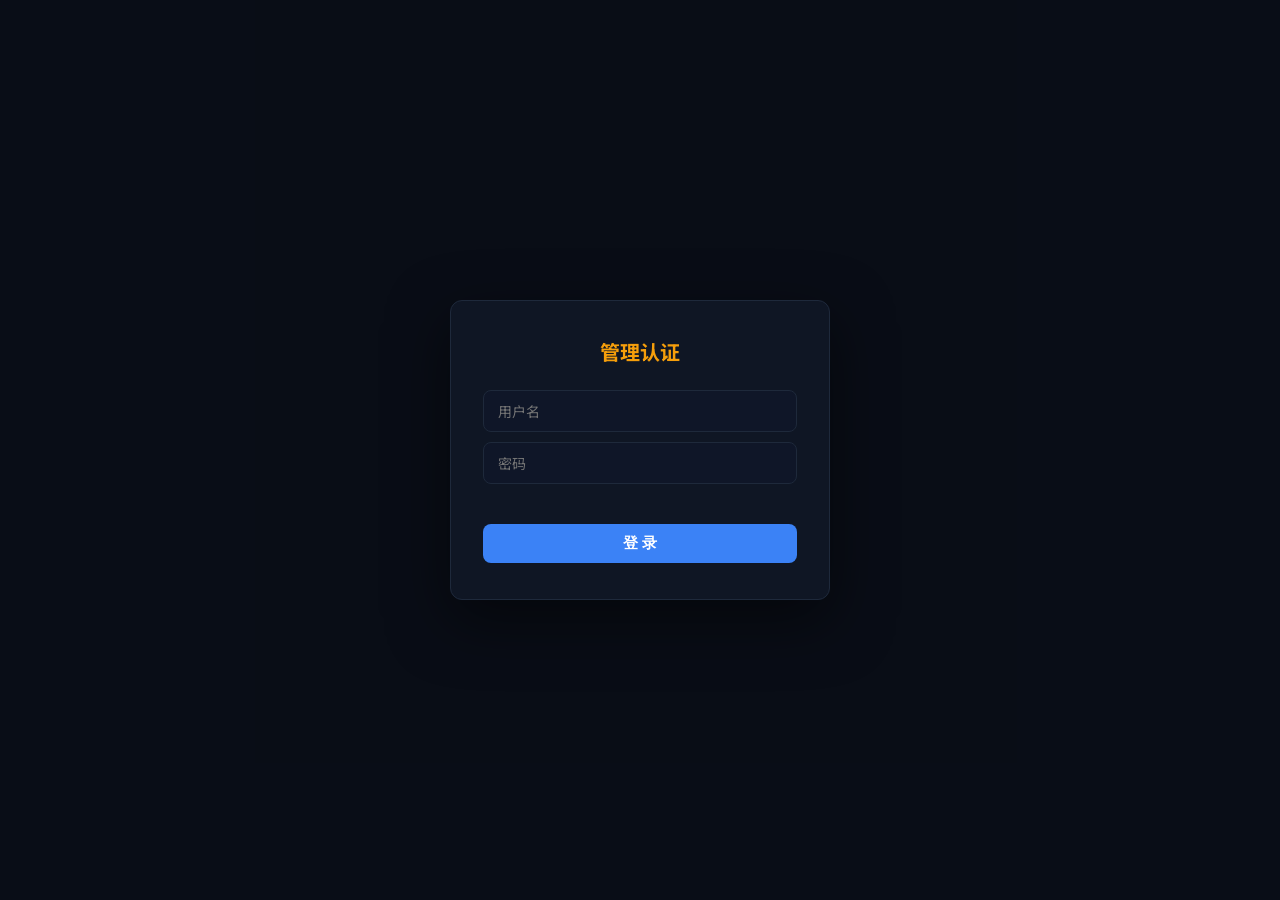
<file: _p/index.html>
<!DOCTYPE html>
<html lang="zh-CN">
<head>
<meta charset="UTF-8">
<meta name="viewport" content="width=device-width, initial-scale=1.0">
<meta name="robots" content="noindex, nofollow">
<title>控制台 — Omia</title>
<link rel="icon" href="../images/misaka.jpg" type="image/jpeg">
<link rel="preconnect" href="https://fonts.googleapis.com">
<link rel="preconnect" href="https://fonts.gstatic.com" crossorigin>
<link href="https://fonts.googleapis.com/css2?family=JetBrains+Mono:wght@400;600;700&family=Noto+Sans+SC:wght@400;500;700&display=swap" rel="stylesheet">
<style>
:root{
  --bg:#0a0e17;--card:rgba(17,24,39,.85);--border:#1e293b;--border2:#334155;
  --text:#f1f5f9;--text2:#cbd5e1;--text3:#94a3b8;--text4:#64748b;
  --accent:#3b82f6;--green:#10b981;--red:#ef4444;--gold:#f59e0b;
  --font:'Noto Sans SC','Microsoft YaHei',sans-serif;--mono:'JetBrains Mono',monospace;
}
*,*::before,*::after{margin:0;padding:0;box-sizing:border-box}
body{font-family:var(--font);background:var(--bg);color:var(--text2);min-height:100vh}
.gate{
  position:fixed;inset:0;display:flex;align-items:center;justify-content:center;
  background:rgba(10,14,23,.97);z-index:999;
}
.gate-box{
  background:var(--card);border:1px solid var(--border);border-radius:12px;
  padding:36px 32px;width:92%;max-width:380px;text-align:center;
  box-shadow:0 20px 60px rgba(0,0,0,.5);
}
.gate-box h2{color:var(--gold);font-size:20px;margin-bottom:24px}
.gate-box input{
  display:block;width:100%;padding:10px 14px;margin-bottom:10px;
  background:rgba(15,23,42,.8);border:1px solid var(--border);border-radius:8px;
  color:var(--text);font-size:14px;font-family:var(--font);outline:none;
  transition:border-color .2s;
}
.gate-box input:focus{border-color:var(--accent);box-shadow:0 0 0 3px rgba(59,130,246,.15)}
.gate-box .err{color:var(--red);font-size:13px;min-height:20px;margin:4px 0}
.gate-box button{
  width:100%;padding:10px;background:var(--accent);color:#fff;border:none;
  border-radius:8px;font-size:15px;font-weight:600;cursor:pointer;margin-top:6px;
}
.gate-box button:hover{background:#2563eb}
.shell{display:flex;flex-direction:column;min-height:100vh}
.topbar{
  display:flex;align-items:center;justify-content:space-between;
  height:48px;padding:0 20px;background:rgba(17,24,39,.9);
  border-bottom:1px solid var(--border);position:sticky;top:0;z-index:100;
}
.topbar span{color:var(--gold);font-weight:700;font-size:15px}
.main{flex:1;max-width:760px;margin:0 auto;width:100%;padding:24px 20px}
.card{
  background:var(--card);border:1px solid var(--border);border-radius:12px;
  padding:24px 28px;margin-bottom:20px;
}
.card h3{color:var(--accent);font-size:15px;margin-bottom:14px;padding-bottom:10px;border-bottom:1px solid var(--border)}
.card p,.card li{font-size:14px;line-height:2}
.card code{background:rgba(15,23,42,.8);padding:2px 8px;border-radius:4px;font-family:var(--mono);font-size:13px;color:var(--gold)}
.btn{
  display:inline-flex;align-items:center;gap:6px;padding:9px 18px;
  border:none;border-radius:8px;font-size:13px;font-weight:500;font-family:var(--font);
  cursor:pointer;transition:all .2s;text-decoration:none;
}
.btn-p{background:var(--accent);color:#fff}.btn-p:hover{background:#2563eb}
.btn-s{background:linear-gradient(135deg,var(--green),#059669);color:#fff}
.btn-s:hover{box-shadow:0 4px 16px rgba(16,185,129,.35)}
.btn-o{background:transparent;color:var(--accent);border:1px solid var(--border2)}
.btn-o:hover{border-color:var(--accent);background:rgba(59,130,246,.06)}
.btn-d{background:rgba(239,68,68,.12);color:var(--red)}
.btn-d:hover{background:rgba(239,68,68,.25);color:#fff}
.btn-w{background:rgba(245,158,11,.12);color:var(--gold)}
.btn-w:hover{background:rgba(245,158,11,.25);color:#fff}
.export-area{
  width:100%;min-height:200px;max-height:400px;background:rgba(15,23,42,.8);
  border:1px solid var(--border);border-radius:8px;padding:16px 20px;
  font-family:var(--mono);font-size:12px;color:var(--text3);line-height:1.8;
  resize:vertical;outline:none;margin:12px 0;
}
.export-area:focus{border-color:var(--accent)}
.btn-row{display:flex;gap:10px;flex-wrap:wrap;margin:10px 0}
.badge{
  display:inline-flex;align-items:center;gap:6px;padding:4px 14px;
  border-radius:14px;font-size:12px;font-weight:600;
}
.badge.on{background:rgba(16,185,129,.12);color:var(--green)}
.badge.off{background:rgba(100,116,139,.1);color:var(--text4)}
.dot{width:7px;height:7px;border-radius:50%;display:inline-block}
.badge.on .dot{background:var(--green);box-shadow:0 0 6px rgba(16,185,129,.5)}
.badge.off .dot{background:var(--text4)}
.stat{color:var(--text3);font-size:13px;margin-right:20px}
.stat strong{color:var(--text);font-size:28px;font-family:var(--mono)}
.msg{font-size:13px;min-height:20px;margin-top:6px}
.msg.ok{color:var(--green)}.msg.err{color:var(--red)}
.hint{color:var(--text4);font-size:12px;margin-top:8px;line-height:1.8}
.tbl{width:100%;border-collapse:collapse;margin-top:8px}
.tbl th{background:rgba(30,41,59,.5);color:var(--text3);font-size:11px;text-transform:uppercase;padding:10px 12px;text-align:left;border-bottom:1px solid var(--border)}
.tbl td{padding:8px 12px;font-size:13px;border-bottom:1px solid rgba(30,41,59,.4)}
.tbl tbody tr:hover{background:rgba(59,130,246,.04)}
.tag{display:inline-block;padding:2px 8px;background:rgba(59,130,246,.1);color:var(--accent);border-radius:10px;font-size:11px;font-family:var(--mono);margin:1px 3px}
.empty{text-align:center;padding:40px;color:var(--text4)}
.visitor-header{display:flex;align-items:center;justify-content:space-between;flex-wrap:wrap;gap:8px;margin-bottom:14px}
.visitor-count{font-size:36px;font-weight:700;font-family:var(--mono);color:var(--green)}
.visitor-count.zero{color:var(--text4)}
.visitor-poll{display:flex;align-items:center;gap:8px;font-size:12px;color:var(--text4)}
.visitor-poll-dot{width:6px;height:6px;border-radius:50%;background:var(--green);animation:pulse-dot 1.5s ease-in-out infinite}
@keyframes pulse-dot{0%,100%{opacity:1}50%{opacity:0.3}}
.visitor-tbl{width:100%;border-collapse:collapse;margin-top:8px;font-size:12px}
.visitor-tbl th{background:rgba(30,41,59,.5);color:var(--text4);font-size:11px;text-transform:uppercase;padding:8px 10px;text-align:left;border-bottom:1px solid var(--border);white-space:nowrap}
.visitor-tbl td{padding:7px 10px;border-bottom:1px solid rgba(30,41,59,.4);white-space:nowrap;font-family:var(--mono)}
.visitor-tbl td.page-cell{max-width:120px;overflow:hidden;text-overflow:ellipsis}
.visitor-tbl tbody tr:hover{background:rgba(59,130,246,.04)}
.visitor-tbl tbody tr.new-row{animation:rowIn .4s ease}
@keyframes rowIn{from{background:rgba(16,185,129,.15)}to{background:transparent}}
.visitor-live{display:inline-block;width:5px;height:5px;border-radius:50%;background:var(--green);margin-right:3px;animation:pulse-dot 1.2s ease-in-out infinite}
.tabs{display:flex;gap:8px;margin-bottom:20px;flex-wrap:wrap}
.tab{padding:9px 22px;border-radius:8px;border:1px solid var(--border);background:var(--card);color:var(--text3);font-size:14px;cursor:pointer;font-family:var(--font);transition:all .2s}
.tab.active{background:var(--accent);color:#fff;border-color:var(--accent)}
.txt-area{
  width:100%;min-height:280px;resize:vertical;background:rgba(15,23,42,.8);
  border:1px solid var(--border);border-radius:8px;padding:14px 16px;
  color:var(--text);font-family:var(--mono);font-size:13px;line-height:1.8;outline:none;
}
.txt-area:focus{border-color:var(--accent)}
.preview-box{background:rgba(15,23,42,.6);border:1px dashed var(--border2);border-radius:8px;padding:14px 16px;margin:12px 0;min-height:300px;max-height:420px;overflow-y:auto}
.pv-title{color:var(--text);font-size:16px;font-weight:700;margin-bottom:6px}
.pv-meta{color:var(--text4);font-size:12px;margin-bottom:10px}
.pv-content{color:var(--text2);font-size:13px;line-height:1.9;word-break:break-word}
.token-input{
  display:block;width:100%;padding:10px 14px;background:rgba(15,23,42,.8);
  border:1px solid var(--border);border-radius:8px;color:var(--text);
  font-family:var(--mono);font-size:13px;outline:none;margin-top:10px;
}
.token-input:focus{border-color:var(--accent)}
/* 日志样式 */
.log-entry{
  display:flex;gap:12px;padding:8px 12px;border-bottom:1px solid rgba(30,41,59,.3);
  font-size:12px;line-height:1.6;align-items:flex-start;
}
.log-entry:last-child{border-bottom:none}
.log-time{color:var(--text4);font-family:var(--mono);white-space:nowrap;min-width:140px;flex-shrink:0}
.log-action{font-weight:600;min-width:80px;flex-shrink:0}
.log-action.login{color:var(--accent)}
.log-action.publish{color:var(--green)}
.log-action.delete{color:var(--red)}
.log-action.import{color:var(--gold)}
.log-action.export{color:#a78bfa}
.log-action.sync{color:#06b6d4}
.log-detail{color:var(--text3);word-break:break-all}
.log-empty{text-align:center;padding:30px;color:var(--text4);font-size:13px}
.log-toolbar{display:flex;gap:8px;align-items:center;margin-bottom:12px;flex-wrap:wrap}
.log-count{color:var(--text4);font-size:12px;margin-left:auto}
/* 导入选项卡 */
.import-tabs{display:flex;gap:6px;margin-bottom:12px}
.import-tab{padding:6px 14px;border-radius:6px;border:1px solid var(--border);background:transparent;color:var(--text3);font-size:12px;cursor:pointer;font-family:var(--font);transition:all .2s}
.import-tab.active{background:var(--accent);color:#fff;border-color:var(--accent)}
.import-zone{
  border:2px dashed var(--border2);border-radius:10px;padding:28px 20px;text-align:center;
  transition:all .2s;cursor:pointer;margin:10px 0;
}
.import-zone:hover,.import-zone.dragover{border-color:var(--accent);background:rgba(59,130,246,.04)}
.import-zone p{color:var(--text4);font-size:13px;margin-top:6px}
.import-zone .icon{font-size:32px;margin-bottom:4px}
/* 标签输入 */
.tag-input-wrap{
  display:flex;flex-wrap:wrap;gap:6px;padding:8px 12px;
  background:rgba(15,23,42,.8);border:1px solid var(--border);border-radius:8px;
  min-height:42px;align-items:center;cursor:text;transition:border-color .2s;
}
.tag-input-wrap:focus-within{border-color:var(--accent);box-shadow:0 0 0 3px rgba(59,130,246,.15)}
.tag-input-wrap .tag-item{
  display:inline-flex;align-items:center;gap:4px;padding:3px 10px;
  background:rgba(59,130,246,.15);color:var(--accent);border-radius:12px;
  font-size:12px;font-family:var(--mono);white-space:nowrap;
}
.tag-input-wrap .tag-item .tag-remove{
  cursor:pointer;opacity:.6;font-size:14px;line-height:1;
}
.tag-input-wrap .tag-item .tag-remove:hover{opacity:1;color:var(--red)}
.tag-input-wrap input{
  flex:1;min-width:80px;border:none;background:transparent;color:var(--text);
  font-size:13px;font-family:var(--font);outline:none;padding:2px 0;
}
.tag-suggest{
  position:absolute;z-index:50;background:var(--card);border:1px solid var(--border);
  border-radius:8px;max-height:160px;overflow-y:auto;width:calc(100% - 56px);
  box-shadow:0 8px 24px rgba(0,0,0,.4);display:none;margin-top:2px;
}
.tag-suggest.show{display:block}
.tag-suggest-item{
  padding:7px 14px;font-size:12px;color:var(--text2);cursor:pointer;
  display:flex;align-items:center;gap:8px;
}
.tag-suggest-item:hover,.tag-suggest-item.active{background:rgba(59,130,246,.1);color:var(--accent)}
.tag-suggest-item .tag-count{margin-left:auto;color:var(--text4);font-size:11px;font-family:var(--mono)}
/* 标签筛选 */
.tag-filter{display:flex;flex-wrap:wrap;gap:6px;margin:10px 0}
.tag-filter-btn{
  padding:4px 12px;border-radius:12px;border:1px solid var(--border);
  background:transparent;color:var(--text3);font-size:11px;cursor:pointer;
  font-family:var(--font);transition:all .2s;
}
.tag-filter-btn:hover{border-color:var(--accent);color:var(--accent)}
.tag-filter-btn.active{background:var(--accent);color:#fff;border-color:var(--accent)}
.tag-filter-btn .tag-fcount{margin-left:4px;opacity:.7}
/* 标签统计 */
.tag-stats{display:flex;flex-wrap:wrap;gap:8px;margin:8px 0}
.tag-stat-item{
  display:flex;align-items:center;gap:6px;padding:6px 14px;
  background:rgba(30,41,59,.4);border-radius:10px;font-size:12px;
}
.tag-stat-name{color:var(--accent);font-weight:500}
.tag-stat-count{color:var(--text4);font-family:var(--mono);font-size:11px}
@media(max-width:640px){
  .main{padding:16px 12px}.card{padding:18px 16px}
  .tabs{gap:4px}.tab{padding:7px 14px;font-size:12px}
  .log-entry{flex-direction:column;gap:4px}
  .log-time{min-width:auto}
}
</style>
</head>
<body>

<!-- 门禁 -->
<div id="gate" class="gate">
  <div class="gate-box">
    <h2>管理认证</h2>
    <input type="text" id="gUser" placeholder="用户名" autocomplete="off">
    <input type="password" id="gPass" placeholder="密码">
    <p class="err" id="gErr"></p>
    <button id="gBtn">登 录</button>
  </div>
</div>

<!-- 主面板 -->
<div id="shell" class="shell" style="display:none">
  <header class="topbar">
    <span>📦 Terminal </span>
    <div style="display:flex;align-items:center;gap:10px">
      <a href="../index.html" class="btn btn-o" style="font-size:12px;padding:6px 14px">🏠 进入主站</a>
      <button class="btn btn-d" style="font-size:12px;padding:6px 14px" onclick="logout()">退出</button>
    </div>
  </header>

  <main class="main">

    <!-- 选项卡 -->
    <div class="tabs">
      <button class="tab active" id="tabPublish">✍️ 发布博客</button>
      <button class="tab" id="tabManage">⚙️ 内容管理</button>
      <button class="tab" id="tabImport">📥 导入导出</button>
      <button class="tab" id="tabLog">📋 操作日志</button>
    </div>

    <!-- ==================== 发布博客 ==================== -->
    <div id="panePublish">
      <div class="card">
        <h3>✍️ 发布新博文（TXT / Markdown 提交）</h3>
        <div style="margin-bottom:12px">
          <label style="color:var(--text3);font-size:12px;display:block;margin-bottom:6px">🏷️ 标签（回车添加，点击建议标签选择）</label>
          <div class="tag-input-wrap" id="tagInputWrap">
            <input type="text" id="tagInput" placeholder="输入标签后按回车…" autocomplete="off">
          </div>
          <div class="tag-suggest" id="tagSuggest"></div>
        </div>
        <textarea class="txt-area" id="txtArea" spellcheck="false" placeholder="---&#10;title: 文章标题&#10;date: 2026-08-15&#10;tags: 标签1, 标签2&#10;images: images/xx.jpg（可选）&#10;---&#10;&#10;正文内容……&#10;可以多段。&#10;&#10;支持 Markdown 格式：&#10;# 标题&#10;**加粗** *斜体*&#10;- 列表项&#10;```代码块```"></textarea>
        <div class="btn-row" style="margin-top:12px">
          <input type="file" id="txtFile" accept=".txt,.md,.markdown,text/plain,text/markdown" style="display:none">
          <button class="btn btn-o" id="btnTxtFile">📂 上传 .txt / .md</button>
          <button class="btn btn-o" id="btnPreview">👁 解析预览</button>
          <button class="btn btn-s" id="btnSubmit">🚀 提交到 GitHub + 网站</button>
        </div>
        <div id="previewBox" class="preview-box" style="display:none"></div>
        <p class="msg" id="pubMsg"></p>
        <p class="hint">
          提交后：① 立即更新到网站（KV，全站访客可见）② 自动推送到 GitHub 仓库 <code>data/posts.json</code> + <code>main.json</code>（触发 Cloudflare 自动部署）。<br>
          支持格式：TXT 纯文本、Markdown（.md），带头部或不带头部均可。标签会自动合并到 frontmatter 中。
        </p>
      </div>

      <div class="card">
        <h3>🔑 GitHub Token（仓库自动提交凭据）</h3>
        <input type="password" class="token-input" id="ghToken" placeholder="ghp_xxxx…（仅保存在本浏览器，不会上传到网站）" autocomplete="off">
        <p class="hint">
          获取方式：GitHub → Settings → Developer settings → Personal access tokens → Tokens (classic) → 新建，勾选 <code>repo</code> 权限。
          若服务器（Cloudflare Pages 环境变量 <code>GITHUB_TOKEN</code>）已配置，此处可留空。
        </p>
      </div>
    </div>

    <!-- ==================== 内容管理 ==================== -->
    <div id="paneManage" style="display:none">

    <!-- 状态栏 -->
    <div class="card">
      <span class="stat">文章：<strong id="cnt">—</strong></span>
      <span class="stat">同步：</span>
      <span class="badge off" id="pubBadge"><span class="dot"></span><span id="pubText">未发布</span></span>
      <div class="btn-row" style="margin-top:12px;padding-top:12px;border-top:1px solid var(--border)">
        <button class="btn btn-s" id="btnPub">🚀 同步到主站</button>
        <button class="btn btn-o" id="btnUnpub" style="display:none">↩ 取消同步</button>
        <a href="../index.html" target="_blank" class="btn btn-o" style="text-decoration:none">👁 预览主站</a>
      </div>
    </div>

    <!-- 实时访客监控 -->
    <div class="card" id="visitorCard">
      <div class="visitor-header">
        <h3 style="margin:0;padding:0;border:none">👁 实时访客</h3>
        <div class="visitor-poll">
          <span class="visitor-poll-dot"></span>
          <span id="pollStatus">监控中…</span>
        </div>
      </div>
      <div style="display:flex;align-items:baseline;gap:12px;margin-bottom:4px">
        <span class="visitor-count zero" id="visitorOnlineCount">0</span>
        <span style="color:var(--text4);font-size:14px">人在线</span>
      </div>
      <div id="visitorTableWrap" style="max-height:360px;overflow-y:auto">
        <div class="empty" id="visitorEmpty">暂无访客在线</div>
        <table class="visitor-tbl" id="visitorTbl" style="display:none">
          <thead><tr><th>IP</th><th>地区</th><th>浏览器</th><th>页面</th><th>在线时长</th></tr></thead>
          <tbody id="visitorTbody"></tbody>
        </table>
      </div>
    </div>

    <!-- 文章列表 -->
    <div class="card">
      <h3>📋 当前文章</h3>
      <div style="margin-bottom:10px">
        <label style="color:var(--text3);font-size:12px;display:block;margin-bottom:6px">🏷️ 按标签筛选</label>
        <div class="tag-filter" id="tagFilter"></div>
      </div>
      <div id="postTable"></div>
    </div>

    <!-- 标签统计 -->
    <div class="card">
      <h3>📊 标签统计</h3>
      <div class="tag-stats" id="tagStats"></div>
    </div>

    </div><!-- /paneManage -->

    <!-- ==================== 导入导出 ==================== -->
    <div id="paneImport" style="display:none">

    <!-- 导出 -->
    <div class="card">
      <h3>📤 导出数据</h3>
      <textarea class="export-area" id="exportArea" readonly placeholder="加载中..."></textarea>
      <div class="btn-row">
        <button class="btn btn-s" id="btnDLData">📥 下载 data/posts.json</button>
        <button class="btn btn-s" id="btnDLMain">📥 下载 main.json</button>
        <button class="btn btn-w" id="btnDLAllMd">📝 导出全部 Markdown</button>
        <button class="btn btn-o" id="btnCP">📋 复制</button>
      </div>
      <p class="hint" style="margin-top:10px">
        ⚠️ <b>重要</b>：在管理面板删除文章后，请下载上述 JSON 文件，<br>
        替换仓库中的 <code>data/posts.json</code> 和 <code>main.json</code>，<br>
        然后 <code>git commit</code> + <code>git push</code> 以同步到 GitHub 和 Cloudflare。
      </p>
    </div>

    <!-- 导入 -->
    <div class="card">
      <h3>📥 导入数据</h3>
      <div class="import-tabs">
        <button class="import-tab active" id="impTabJson">JSON 导入</button>
        <button class="import-tab" id="impTabMd">Markdown 导入</button>
      </div>

      <!-- JSON 导入 -->
      <div id="impPaneJson">
        <div class="import-zone" id="jsonDropZone">
          <div class="icon">📄</div>
          <p>点击或拖拽 JSON 文件到此处</p>
          <p style="font-size:11px;color:var(--text4);margin-top:4px">支持 data/posts.json、main.json、完整备份文件</p>
        </div>
        <input type="file" id="jsonFileInp" accept=".json" style="display:none">
      </div>

      <!-- Markdown 导入 -->
      <div id="impPaneMd" style="display:none">
        <div class="import-zone" id="mdDropZone">
          <div class="icon">📝</div>
          <p>点击或拖拽 Markdown 文件到此处</p>
          <p style="font-size:11px;color:var(--text4);margin-top:4px">支持 .md / .markdown 文件，可批量导入多个文件</p>
          <p style="font-size:11px;color:var(--text4)">格式：带 YAML frontmatter 头部（title/date/tags）或纯 Markdown（首行标题）</p>
        </div>
        <input type="file" id="mdFileInp" accept=".md,.markdown" multiple style="display:none">
      </div>

      <p class="msg" id="impMsg"></p>
      <p class="hint">导入后点击 <b>同步到主站</b> 使内容在主站生效，再 git push 永久部署。</p>
    </div>

    </div><!-- /paneImport -->

    <!-- ==================== 操作日志 ==================== -->
    <div id="paneLog" style="display:none">
    <div class="card">
      <h3>📋 管理操作日志</h3>
      <div class="log-toolbar">
        <button class="btn btn-o" id="btnLogRefresh" style="font-size:12px;padding:5px 12px">🔄 刷新</button>
        <button class="btn btn-o" id="btnLogExport" style="font-size:12px;padding:5px 12px">📤 导出日志</button>
        <button class="btn btn-d" id="btnLogClear" style="font-size:12px;padding:5px 12px">🗑 清空日志</button>
        <span class="log-count" id="logCount"></span>
      </div>
      <div id="logList"></div>
    </div>
    </div><!-- /paneLog -->

  </main>
</div>

<script>
(function(){
'use strict';
var DATA_URL = '../data/posts.json';
var BOX_KEY = 'omiblog_z';
var BOSS_KEY = 'adm_sesFlag';
var LOG_KEY = 'omia_admin_log';
var DEF_USER_HASH = '8c6976e5b5410415bde908bd4dee15dfb167a9c873fc4bb8a81f6f2ab448a918';
var DEF_PASS_HASH = '1d58f2649917f5da75f62da2ecb2ec0021b76960f965b0e19c9f8eddc5f6f833';

var g_posts = [];

// ===== 操作日志系统 =====
function addLog(action, detail){
  var logs = [];
  try{ logs = JSON.parse(localStorage.getItem(LOG_KEY)||'[]'); }catch(e){ logs = []; }
  logs.unshift({
    time: new Date().toISOString(),
    action: action,
    detail: detail || ''
  });
  if(logs.length > 500) logs = logs.slice(0, 500);
  try{ localStorage.setItem(LOG_KEY, JSON.stringify(logs)); }catch(e){}
}

function getLogs(){
  try{ return JSON.parse(localStorage.getItem(LOG_KEY)||'[]'); }catch(e){ return []; }
}

function clearLogs(){
  localStorage.removeItem(LOG_KEY);
}

function renderLogs(){
  var logs = getLogs();
  var el = document.getElementById('logList');
  var countEl = document.getElementById('logCount');
  countEl.textContent = '共 ' + logs.length + ' 条记录';
  if(!logs.length){ el.innerHTML='<div class="log-empty">暂无操作记录</div>'; return; }
  var h = '';
  logs.forEach(function(l){
    var t = new Date(l.time);
    var timeStr = t.toLocaleDateString('zh-CN',{month:'2-digit',day:'2-digit'}) + ' ' + t.toLocaleTimeString('zh-CN',{hour:'2-digit',minute:'2-digit',second:'2-digit'});
    var actionCls = l.action || '';
    h += '<div class="log-entry">'
      + '<span class="log-time">' + timeStr + '</span>'
      + '<span class="log-action ' + actionCls + '">' + esc(getActionLabel(l.action)) + '</span>'
      + '<span class="log-detail">' + esc(l.detail) + '</span>'
      + '</div>';
  });
  el.innerHTML = h;
}

function getActionLabel(action){
  var map = {
    'login':'登录','publish':'发布','delete':'删除','import':'导入',
    'export':'导出','sync':'同步','logout':'退出','markdown_import':'MD导入'
  };
  return map[action]||action||'未知';
}

function exportLogs(){
  var logs = getLogs();
  var lines = ['时间,操作,详情'];
  logs.forEach(function(l){
    var t = new Date(l.time).toLocaleString('zh-CN');
    lines.push('"' + t + '","' + (l.action||'') + '","' + (l.detail||'').replace(/"/g,'""') + '"');
  });
  var b = new Blob(['\uFEFF' + lines.join('\n')], {type:'text/csv;charset=utf-8'});
  var a = document.createElement('a');
  a.href = URL.createObjectURL(b);
  a.download = 'admin_log_' + new Date().toISOString().slice(0,10) + '.csv';
  a.click();
  URL.revokeObjectURL(a.href);
  addLog('export', '导出操作日志');
}

// ===== 门禁 =====
function initGate(){
  if(localStorage.getItem(BOSS_KEY)==='1'){ showShell();return; }
  document.getElementById('gate').style.display='';
  document.getElementById('shell').style.display='none';
}

function sha256hex(s){
  return crypto.subtle.digest('SHA-256', new TextEncoder().encode(s)).then(function(buf){
    var out = '';
    new Uint8Array(buf).forEach(function(b){ out += b.toString(16).padStart(2,'0'); });
    return out;
  });
}

function login(){
  var u = document.getElementById('gUser').value.trim();
  var p = document.getElementById('gPass').value;
  var errEl = document.getElementById('gErr');
  Promise.all([sha256hex(u), sha256hex(p)]).then(function(hs){
    if(hs[0]===DEF_USER_HASH && hs[1]===DEF_PASS_HASH){
      localStorage.setItem(BOSS_KEY,'1');
      document.getElementById('gate').style.display='none';
      document.getElementById('gUser').value='';document.getElementById('gPass').value='';
      errEl.textContent='';
      addLog('login', '管理员登录成功');
      showShell();
    } else {
      errEl.textContent='凭证错误';
      addLog('login', '登录失败（凭证错误）');
    }
  }).catch(function(){
    errEl.textContent='当前环境不支持加密校验，请使用现代浏览器（需 HTTPS）';
  });
}

function logout(){
  addLog('logout', '管理员退出');
  localStorage.removeItem(BOSS_KEY);
  stopVisitorPoll();
  document.getElementById('gate').style.display='';
  document.getElementById('shell').style.display='none';
}

// ===== 实时访客监控 =====
var VISITOR_API_ONLINE = '/api/visitors/online';
var VISITOR_POLL_MS = 3000;
var ADMIN_AUTH = 'e0c8a441e60db2bad23db9f352b478c5';
var _visitorTimer = null;
var _prevSids = {};

function startVisitorPoll(){
  _fetchVisitors();
  _visitorTimer = setInterval(_fetchVisitors, VISITOR_POLL_MS);
}

function stopVisitorPoll(){
  if(_visitorTimer){ clearInterval(_visitorTimer); _visitorTimer = null; }
}

function _fetchVisitors(){
  fetch(VISITOR_API_ONLINE, {
    headers: { 'X-Admin-Auth': ADMIN_AUTH },
    cache: 'no-cache'
  })
  .then(function(r){ if(!r.ok) throw Error('HTTP '+r.status); return r.json(); })
  .then(function(data){
    _renderVisitors(data);
    document.getElementById('pollStatus').textContent = '监控中 ' + new Date().toLocaleTimeString('zh-CN', {hour:'2-digit',minute:'2-digit',second:'2-digit'});
  })
  .catch(function(err){
    document.getElementById('pollStatus').textContent = '⚠ 连接异常';
  });
}

function _renderVisitors(data){
  var count = data.online || 0;
  var visitors = data.visitors || [];
  var countEl = document.getElementById('visitorOnlineCount');
  var emptyEl = document.getElementById('visitorEmpty');
  var tblEl = document.getElementById('visitorTbl');
  var tbody = document.getElementById('visitorTbody');

  countEl.textContent = count;
  countEl.className = 'visitor-count' + (count === 0 ? ' zero' : '');

  if(count === 0){
    emptyEl.style.display = '';
    tblEl.style.display = 'none';
    _prevSids = {};
    return;
  }

  emptyEl.style.display = 'none';
  tblEl.style.display = '';

  var now = Date.now();
  var curSids = {};
  var rows = '';

  visitors.forEach(function(v){
    curSids[v.sessionId] = true;
    var isNew = !_prevSids[v.sessionId];
    var onlineSec = Math.floor((now - v.lastSeen) / 1000);
    var durationSec = Math.floor((now - v.firstSeen) / 1000);
    var onlineStr = onlineSec < 60 ? onlineSec + 's前' : Math.floor(onlineSec/60) + 'm前';
    var durStr = durationSec < 60 ? durationSec + 's' : (durationSec < 3600 ? Math.floor(durationSec/60) + 'm' : Math.floor(durationSec/3600) + 'h' + Math.floor((durationSec%3600)/60) + 'm');
    var rowClass = isNew ? ' class="new-row"' : '';

    rows += '<tr' + rowClass + '>'
      + '<td><span class="visitor-live"></span>' + esc(v.ip) + '</td>'
      + '<td>' + esc(v.country) + '</td>'
      + '<td>' + esc(v.userAgent) + '</td>'
      + '<td class="page-cell" title="' + escAttr(v.page) + '">' + esc(v.page) + '</td>'
      + '<td>' + durStr + '</td>'
      + '</tr>';
  });

  tbody.innerHTML = rows;
  _prevSids = curSids;
}

function escAttr(s){ return s.replace(/&/g,'&amp;').replace(/"/g,'&quot;').replace(/'/g,'&#39;').replace(/</g,'&lt;').replace(/>/g,'&gt;'); }

// ===== 数据 =====
function fetchData(cb){
  fetch(DATA_URL+'?_t='+Date.now())
    .then(function(r){if(!r.ok)throw Error('HTTP '+r.status);return r.json()})
    .then(function(d){
      if(d&&Array.isArray(d.posts)){g_posts=d.posts;try{localStorage.setItem(BOX_KEY,JSON.stringify(d.posts))}catch(e){}}
      if(cb)cb(null,d);
    })
    .catch(function(e){
      try{var r=localStorage.getItem(BOX_KEY);g_posts=r?JSON.parse(r):[]}catch(ex){g_posts=[]}
      if(cb)cb(e,null);
    });
}

// ===== 标签系统 =====
var g_selectedTags = []; // 当前选中的筛选标签
var g_inputTags = [];    // 发布区输入的标签

// 获取所有标签及其使用次数
function getAllTags(){
  var tagMap = {};
  g_posts.forEach(function(p){
    (p.tags||[]).forEach(function(t){
      tagMap[t] = (tagMap[t]||0) + 1;
    });
  });
  return tagMap;
}

// 渲染标签筛选器
function renderTagFilter(){
  var tagMap = getAllTags();
  var el = document.getElementById('tagFilter');
  if(!el) return;
  var tags = Object.keys(tagMap).sort(function(a,b){ return tagMap[b]-tagMap[a]; });
  if(!tags.length){ el.innerHTML='<span style="color:var(--text4);font-size:12px">暂无标签</span>'; return; }
  var h = '<button class="tag-filter-btn' + (g_selectedTags.length===0?' active':'') + '" data-tag="">全部</button>';
  tags.forEach(function(t){
    var isActive = g_selectedTags.indexOf(t)!==-1;
    h += '<button class="tag-filter-btn' + (isActive?' active':'') + '" data-tag="' + escAttr(t) + '">' + esc(t) + '<span class="tag-fcount">(' + tagMap[t] + ')</span></button>';
  });
  el.innerHTML = h;
}

// 渲染标签统计
function renderTagStats(){
  var tagMap = getAllTags();
  var el = document.getElementById('tagStats');
  if(!el) return;
  var tags = Object.keys(tagMap).sort(function(a,b){ return tagMap[b]-tagMap[a]; });
  if(!tags.length){ el.innerHTML='<span style="color:var(--text4);font-size:12px">暂无标签数据</span>'; return; }
  var h = '';
  tags.forEach(function(t){
    h += '<div class="tag-stat-item"><span class="tag-stat-name">' + esc(t) + '</span><span class="tag-stat-count">' + tagMap[t] + ' 篇</span></div>';
  });
  el.innerHTML = h;
}

// 标签输入系统
function initTagInput(){
  var wrap = document.getElementById('tagInputWrap');
  var input = document.getElementById('tagInput');
  var suggest = document.getElementById('tagSuggest');
  if(!wrap||!input||!suggest) return;

  // 点击整个区域聚焦输入框
  wrap.addEventListener('click', function(){ input.focus(); });

  // 输入事件 - 显示建议
  input.addEventListener('input', function(){
    var val = input.value.trim().toLowerCase();
    if(!val){ suggest.classList.remove('show'); return; }
    var tagMap = getAllTags();
    var matches = Object.keys(tagMap).filter(function(t){
      return t.toLowerCase().indexOf(val)!==-1 && g_inputTags.indexOf(t)===-1;
    });
    if(!matches.length){ suggest.classList.remove('show'); return; }
    var h = '';
    matches.slice(0,8).forEach(function(t){
      h += '<div class="tag-suggest-item" data-tag="' + escAttr(t) + '">' + esc(t) + '<span class="tag-count">' + tagMap[t] + ' 篇</span></div>';
    });
    suggest.innerHTML = h;
    suggest.classList.add('show');
  });

  // 回车添加标签
  input.addEventListener('keydown', function(e){
    if(e.key==='Enter'){
      e.preventDefault();
      var val = input.value.trim();
      if(val && g_inputTags.indexOf(val)===-1){
        g_inputTags.push(val);
        renderInputTags();
      }
      input.value='';
      suggest.classList.remove('show');
    }
    if(e.key==='Backspace' && !input.value && g_inputTags.length){
      g_inputTags.pop();
      renderInputTags();
    }
  });

  // 点击建议标签
  suggest.addEventListener('click', function(e){
    var item = e.target.closest('.tag-suggest-item');
    if(!item) return;
    var tag = item.dataset.tag;
    if(tag && g_inputTags.indexOf(tag)===-1){
      g_inputTags.push(tag);
      renderInputTags();
    }
    input.value='';
    suggest.classList.remove('show');
    input.focus();
  });

  // 点击其他地方关闭建议
  document.addEventListener('click', function(e){
    if(!wrap.contains(e.target) && !suggest.contains(e.target)){
      suggest.classList.remove('show');
    }
  });
}

// 渲染输入区的标签
function renderInputTags(){
  var wrap = document.getElementById('tagInputWrap');
  var input = document.getElementById('tagInput');
  if(!wrap) return;
  // 清除旧的标签元素
  var oldTags = wrap.querySelectorAll('.tag-item');
  oldTags.forEach(function(el){ el.remove(); });
  // 在输入框前插入标签
  g_inputTags.forEach(function(t, i){
    var el = document.createElement('span');
    el.className='tag-item';
    el.innerHTML = esc(t) + '<span class="tag-remove" data-idx="' + i + '">×</span>';
    wrap.insertBefore(el, input);
  });
}

// 删除输入区标签
function removeInputTag(idx){
  g_inputTags.splice(idx,1);
  renderInputTags();
}

// 将输入区标签合并到TXT内容中
function mergeTagsToContent(txt){
  if(!g_inputTags.length) return txt;
  // 检查是否有 frontmatter
  var m = txt.match(/^\s*---+\s*\r?\n([\s\S]*?)\r?\n---+\s*(?:\r?\n)?([\s\S]*)$/);
  if(m){
    // 有 frontmatter - 检查是否已有 tags
    var header = m[1];
    var body = m[2]||'';
    var existingTags = [];
    var tagMatch = header.match(/^tags:\s*(.+)$/m);
    if(tagMatch){
      existingTags = tagMatch[1].split(/[,，]/).map(function(t){return t.trim()}).filter(Boolean);
    }
    // 合并标签
    var allTags = existingTags.slice();
    g_inputTags.forEach(function(t){
      if(allTags.indexOf(t)===-1) allTags.push(t);
    });
    // 替换或添加 tags 行
    if(tagMatch){
      header = header.replace(/^tags:\s*(.+)$/m, 'tags: ' + allTags.join(', '));
    } else {
      header = header.trim() + '\ntags: ' + allTags.join(', ');
    }
    return '---\n' + header + '\n---\n' + body;
  } else {
    // 无 frontmatter - 添加
    var title = txt.split('\n')[0].replace(/^#+\s*/,'').trim() || '未命名';
    var date = new Date().toISOString().slice(0,10);
    return '---\ntitle: ' + title + '\ndate: ' + date + '\ntags: ' + g_inputTags.join(', ') + '\n---\n\n' + txt;
  }
}

// ===== 渲染 =====
function render(){
  document.getElementById('cnt').textContent=g_posts.length;
  updatePubBadge();
  updateExportArea();
  renderTagFilter();
  renderTagStats();

  // 按标签筛选
  var filtered = g_posts;
  if(g_selectedTags.length){
    filtered = g_posts.filter(function(p){
      return g_selectedTags.some(function(st){
        return (p.tags||[]).indexOf(st)!==-1;
      });
    });
  }

  var t=document.getElementById('postTable');
  if(!filtered.length){t.innerHTML='<div class="empty">' + (g_selectedTags.length?'没有匹配的文章':'暂无文章') + '</div>';return}
  var h='<table class="tbl"><thead><tr><th>ID</th><th>标题</th><th>日期</th><th>标签</th><th>操作</th></tr></thead><tbody>';
  filtered.forEach(function(p){
    h+='<tr><td>'+p.id+'</td><td><strong style="color:var(--text)">'+esc(p.title)+'</strong></td><td>'+esc(p.date)+'</td><td>'+(p.tags||[]).map(function(t){return'<span class="tag">'+esc(t)+'</span>'}).join(' ')+'</td><td><button class="btn btn-d" data-del="'+p.id+'" style="font-size:12px;padding:4px 10px">删除</button></td></tr>';
  });
  h+='</tbody></table>';t.innerHTML=h;
}

function esc(s){var d=document.createElement('div');d.textContent=s;return d.innerHTML}

function excerpt(content, maxLen){
  if(!content) return '';
  maxLen = maxLen || 150;
  var firstPara = content.split('\n').filter(function(p){return p.trim();})[0] || content;
  if(firstPara.length <= maxLen) return firstPara;
  return firstPara.slice(0, maxLen).replace(/\s+\S*$/, '') + '...';
}

function generateMainJson(){
  var mainPosts = g_posts.map(function(p){
    return { id: p.id, title: p.title, date: p.date, content: excerpt(p.content, 150), tags: p.tags };
  });
  return { version: '5.1', updatedAt: new Date().toISOString(), posts: mainPosts };
}

function generateDataJson(){
  return { version: '5.1', updatedAt: new Date().toISOString(), posts: g_posts };
}

function updateExportArea(){
  document.getElementById('exportArea').value = JSON.stringify(generateDataJson(), null, 2);
}

function downloadMainJson(){
  var jsonStr = JSON.stringify(generateMainJson(), null, 2);
  var b = new Blob([jsonStr],{type:'application/json'});
  var a = document.createElement('a');
  a.href = URL.createObjectURL(b);
  a.download = 'main.json';
  a.click();
  URL.revokeObjectURL(a.href);
  addLog('export', '导出 main.json（摘要版）');
}

function downloadDataJson(){
  var jsonStr = JSON.stringify(generateDataJson(), null, 2);
  var b = new Blob([jsonStr],{type:'application/json'});
  var a = document.createElement('a');
  a.href = URL.createObjectURL(b);
  a.download = 'data_posts.json';
  a.click();
  URL.revokeObjectURL(a.href);
  addLog('export', '导出 data/posts.json（完整版）');
}

// ===== Markdown 导出 =====
function downloadAllMarkdown(){
  if(!g_posts.length){ alert('暂无文章可导出'); return; }
  g_posts.forEach(function(p){
    var md = postToMarkdown(p);
    var b = new Blob([md], {type:'text/markdown;charset=utf-8'});
    var a = document.createElement('a');
    a.href = URL.createObjectURL(b);
    var safeName = (p.title||'untitled').replace(/[<>:"/\\|?*]/g,'_').slice(0,60);
    a.download = safeName + '.md';
    a.click();
    URL.revokeObjectURL(a.href);
  });
  addLog('export', '导出全部 Markdown（' + g_posts.length + ' 篇）');
  alert('✅ 已导出 ' + g_posts.length + ' 个 Markdown 文件');
}

function postToMarkdown(p){
  var lines = ['---'];
  lines.push('title: ' + (p.title||''));
  lines.push('date: ' + (p.date||''));
  if(p.tags && p.tags.length){
    // 使用 YAML 列表格式
    lines.push('tags:');
    p.tags.forEach(function(t){ lines.push('  - ' + t); });
  }
  if(p.images) lines.push('images: ' + p.images);
  lines.push('---');
  lines.push('');
  lines.push(p.content||'');
  return lines.join('\n');
}

function updatePubBadge(){
  var has=!!(localStorage.getItem(BOX_KEY));
  var b=document.getElementById('pubBadge');var t=document.getElementById('pubText');
  var bp=document.getElementById('btnPub');var bu=document.getElementById('btnUnpub');
  if(has){b.className='badge on';t.textContent='本地有数据';bp.style.display='none';bu.style.display=''}
  else{b.className='badge off';t.textContent='本地无数据';bp.style.display='';bu.style.display='none'}
}

// ===== 导出 =====
function copyExport(){
  var c=document.getElementById('exportArea').value;
  navigator.clipboard.writeText(c).then(function(){alert('已复制')})
    .catch(function(){var ta=document.getElementById('exportArea');ta.select();document.execCommand('copy');alert('已复制')});
}

// ===== JSON 导入 =====
function importJsonFile(f){
  var m=document.getElementById('impMsg');m.textContent='';m.className='msg';
  var r=new FileReader();
  r.onload=function(e){
    try{var d=JSON.parse(e.target.result)}catch(err){m.textContent='❌ JSON格式错误';m.className='msg err';return}
    var posts = d.posts || d;
    if(!Array.isArray(posts)){m.textContent='❌ 缺少 posts 数组';m.className='msg err';return}
    for(var i=0;i<posts.length;i++){var p=posts[i];if(!p.id||!p.title||!p.date||!p.content){m.textContent='❌ 第'+(i+1)+'篇文章缺少必要字段';m.className='msg err';return}}
    g_posts=posts;
    try{localStorage.setItem(BOX_KEY,JSON.stringify(posts))}catch(e){m.textContent='❌ 存储不足';m.className='msg err';return}
    render();m.textContent='✅ JSON 导入成功！共 '+posts.length+' 篇';m.className='msg ok';
    updatePubBadge();
    addLog('import', 'JSON 导入：' + f.name + '（' + posts.length + ' 篇）');
  };
  r.onerror=function(){m.textContent='❌ 读取失败';m.className='msg err'};
  r.readAsText(f);
}

// ===== Markdown 导入 =====
function parseMarkdownFile(txt){
  txt = (txt||'').replace(/^\uFEFF/,'');
  if(!txt.trim()) return null;
  var m = txt.match(/^\s*---+\s*\r?\n([\s\S]*?)\r?\n---+\s*(?:\r?\n)?([\s\S]*)$/);
  var meta = {}, content;
  if(m){
    content = (m[2]||'').trim();
    var lines = m[1].split(/\r?\n/);
    var currentKey = null;
    var listItems = [];
    lines.forEach(function(line){
      // 检查是否是列表项（以 - 开头）
      var listMatch = line.match(/^\s+-\s+(.+)$/);
      if(listMatch && currentKey){
        listItems.push(listMatch[1].trim());
        meta[currentKey] = listItems;
        return;
      }
      // 普通 key: value 行
      var idx=line.indexOf(':');
      if(idx===-1) return;
      var k=line.slice(0,idx).trim(), v=line.slice(idx+1).trim();
      if(k){
        currentKey = k;
        listItems = [];
        // 如果值为空，可能是列表的开始
        if(!v){
          meta[k] = '';
        } else {
          meta[k] = v;
          // 检查是否是逗号分隔的标签列表
          if(k==='tags' && v.indexOf(',')!==-1){
            meta[k] = v; // 保持字符串形式，后面统一处理
          }
        }
      }
    });
  }else{
    var lines = txt.trim().split(/\r?\n/);
    var first = (lines.shift()||'').replace(/^#+\s*/,'').trim();
    if(!first) return null;
    meta.title = first;
    content = lines.join('\n').trim();
  }
  if(!meta.title || !content) return null;
  var post = {
    title: meta.title,
    date: /^\d{4}-\d{2}-\d{2}$/.test(meta.date||'') ? meta.date : new Date().toISOString().slice(0,10),
    content: content
  };
  // 处理标签 - 支持多种格式
  var tags = [];
  if(Array.isArray(meta.tags)){
    // YAML 列表格式：tags:\n- tag1\n- tag2
    tags = meta.tags.map(function(t){return t.trim()}).filter(Boolean);
  } else if(typeof meta.tags === 'string' && meta.tags){
    // 逗号分隔格式：tags: tag1, tag2
    tags = meta.tags.split(/[,，]/).map(function(t){return t.trim()}).filter(Boolean);
  }
  if(tags.length) post.tags = tags;
  if(meta.images||meta.image) post.images = meta.images||meta.image;
  return post;
}

function importMarkdownFiles(files){
  var m=document.getElementById('impMsg');m.textContent='';m.className='msg';
  if(!files.length) return;
  var imported = 0;
  var errors = [];
  var maxId = g_posts.reduce(function(mx,p){ return Math.max(mx, Number(p.id)||0); }, 0);

  Array.from(files).forEach(function(f,idx){
    var r = new FileReader();
    r.onload = function(e){
      var post = parseMarkdownFile(e.target.result);
      if(post){
        maxId++;
        post.id = maxId;
        g_posts.push(post);
        imported++;
      } else {
        errors.push(f.name);
      }
      if(idx === files.length - 1){
        try{localStorage.setItem(BOX_KEY,JSON.stringify(g_posts))}catch(e){}
        render();
        updatePubBadge();
        var msg = '✅ Markdown 导入完成！成功 ' + imported + ' 篇';
        if(errors.length) msg += '，失败 ' + errors.length + ' 个（' + errors.join('、') + '）';
        m.textContent = msg;
        m.className = errors.length ? 'msg err' : 'msg ok';
        addLog('markdown_import', 'Markdown 导入：' + imported + ' 篇成功' + (errors.length ? '，' + errors.length + ' 篇失败' : ''));
      }
    };
    r.onerror = function(){ errors.push(f.name); };
    r.readAsText(f);
  });
}

// ===== 发布 =====
function publish(){
  try{localStorage.setItem(BOX_KEY,JSON.stringify(g_posts))}catch(e){alert('存储失败');return}
  localStorage.setItem('omiblog_admin_sync','1');
  updatePubBadge();
  updateExportArea();
  addLog('sync', '同步 ' + g_posts.length + ' 篇文章到主站');
  alert('✅ 已同步到本地存储！当前浏览器访问主站将显示更新后的内容。\n\n📌 如需同步到所有用户，请下载下方 JSON 文件并替换仓库中的 data/posts.json 和 main.json，然后 git commit & push。');
}

function unpublish(){
  localStorage.removeItem(BOX_KEY);localStorage.removeItem('omiblog_admin_sync');updatePubBadge();
  addLog('sync', '取消同步');
  alert('↩ 已清除本地数据，主站将显示服务器版本。');
}

function deletePost(id){
  var post = g_posts.find(function(p){return p.id===id;});
  if(!confirm('确定删除 ID='+id+' 的博文《'+(post?post.title:'')+'》吗？此操作不可恢复。')) return;
  g_posts = g_posts.filter(function(p){ return p.id !== id; });
  try{localStorage.setItem(BOX_KEY,JSON.stringify(g_posts))}catch(e){}
  localStorage.setItem('omiblog_admin_sync','1');
  render();
  updateExportArea();
  addLog('delete', '删除文章 ID=' + id + '《' + (post?post.title:'') + '》');
  alert('✅ 博文已删除！\n\n📌 请点击下方「下载 data/posts.json」和「下载 main.json」按钮，\n然后将下载的文件替换到项目根目录的对应文件，\n最后 git commit & push 以同步到所有端。');
}

// ===== 选项卡 =====
function switchTab(which){
  var tabs = {publish:'tabPublish',manage:'tabManage',import:'tabImport',log:'tabLog'};
  var panes = {publish:'panePublish',manage:'paneManage',import:'paneImport',log:'paneLog'};
  Object.keys(tabs).forEach(function(k){
    var t=document.getElementById(tabs[k]);
    var p=document.getElementById(panes[k]);
    if(k===which){t.className='tab active';p.style.display='';}
    else{t.className='tab';p.style.display='none';}
  });
  if(which==='log') renderLogs();
}

// ===== TXT/Markdown 发布 =====
var GH_TOKEN_KEY = 'omia_gh_token';

function parseTxtLocal(txt){
  txt = (txt||'').replace(/^\uFEFF/,'');
  if(!txt.trim()) throw new Error('内容为空');
  var m = txt.match(/^\s*---+\s*\r?\n([\s\S]*?)\r?\n---+\s*(?:\r?\n)?([\s\S]*)$/);
  var meta = {}, content;
  if(m){
    content = (m[2]||'').trim();
    var lines = m[1].split(/\r?\n/);
    var currentKey = null;
    var listItems = [];
    lines.forEach(function(line){
      // 检查是否是列表项（以 - 开头）
      var listMatch = line.match(/^\s+-\s+(.+)$/);
      if(listMatch && currentKey){
        listItems.push(listMatch[1].trim());
        meta[currentKey] = listItems;
        return;
      }
      // 普通 key: value 行
      var idx=line.indexOf(':');
      if(idx===-1)return;
      var k=line.slice(0,idx).trim(), v=line.slice(idx+1).trim();
      if(k){
        currentKey = k;
        listItems = [];
        if(!v){
          meta[k] = '';
        } else {
          meta[k] = v;
        }
      }
    });
  }else{
    var lines = txt.trim().split(/\r?\n/);
    var first = (lines.shift()||'').replace(/^#+\s*/,'').trim();
    if(!first) throw new Error('内容为空');
    meta.title = first;
    content = lines.join('\n').trim();
  }
  if(!meta.title) throw new Error('缺少 title（头部填写或首行写标题）');
  if(!content) throw new Error('正文为空');
  var post = {
    title: meta.title,
    date: /^\d{4}-\d{2}-\d{2}$/.test(meta.date||'') ? meta.date : new Date().toISOString().slice(0,10),
    content: content
  };
  // 处理标签 - 支持多种格式
  var tags = [];
  if(Array.isArray(meta.tags)){
    // YAML 列表格式：tags:\n- tag1\n- tag2
    tags = meta.tags.map(function(t){return t.trim()}).filter(Boolean);
  } else if(typeof meta.tags === 'string' && meta.tags){
    // 逗号分隔格式：tags: tag1, tag2
    tags = meta.tags.split(/[,，]/).map(function(t){return t.trim()}).filter(Boolean);
  }
  if(tags.length) post.tags = tags;
  if(meta.images||meta.image) post.images = meta.images||meta.image;
  return post;
}

function pubMsg(text, cls){
  var el=document.getElementById('pubMsg');
  el.textContent=text;el.className='msg '+(cls||'');
}

function doPreview(){
  try{
    var post = parseTxtLocal(document.getElementById('txtArea').value);
    var box = document.getElementById('previewBox');
    box.style.display='';
    box.innerHTML = '<div class="pv-title">'+esc(post.title)+'</div>'
      + '<div class="pv-meta">📅 '+esc(post.date)
      + (post.tags&&post.tags.length?' · 🏷 '+post.tags.map(function(t){return esc(t)}).join('、'):'')
      + (post.images?' · 🖼 '+esc(post.images):'')
      + '</div>'
      + '<div class="pv-content">'+esc(post.content).replace(/\n/g,'<br>')+'</div>';
    pubMsg('✅ 解析成功，确认无误后点击「提交到 GitHub + 网站」。','ok');
  }catch(e){
    document.getElementById('previewBox').style.display='none';
    pubMsg('❌ '+e.message,'err');
  }
}

function submitPost(){
  var txt = document.getElementById('txtArea').value;
  // 合并输入区标签
  txt = mergeTagsToContent(txt);
  var post;
  try{ post = parseTxtLocal(txt); }catch(e){ pubMsg('❌ '+e.message,'err'); return; }

  if(!confirm('确认发布《'+post.title+'》？\n\n1️⃣ 网站将即时更新（全站访客可见）\n2️⃣ 自动推送到 GitHub 仓库并触发部署')) return;

  var btn = document.getElementById('btnSubmit');
  btn.disabled=true; btn.textContent='⏳ 提交中…'; pubMsg('⏳ 正在提交…','');

  var headers = {
    'Content-Type':'text/plain; charset=utf-8',
    'X-Admin-Auth': ADMIN_AUTH
  };
  var token = '';
  try{ token = localStorage.getItem(GH_TOKEN_KEY)||''; }catch(e){}
  if(token) headers['X-GitHub-Token'] = token;

  fetch('/api/posts', { method:'POST', headers:headers, body:txt })
    .then(function(r){ return r.json().then(function(d){ return {status:r.status, data:d}; }); })
    .then(function(res){
      if(!res.data.ok) throw new Error(res.data.error || ('HTTP '+res.status));
      if(res.data.data && Array.isArray(res.data.data.posts)){
        g_posts = res.data.data.posts;
        try{ localStorage.setItem(BOX_KEY, JSON.stringify(g_posts)); }catch(e){}
        localStorage.setItem('omiblog_admin_sync','1');
        render();
      }
      var msg = '✅ 发布成功！新文章 ID='+res.data.post.id+'，共 '+res.data.count+' 篇';
      if(res.data.github && res.data.github.pushed){
        msg += '。📦 已推送 GitHub（'+res.data.github.repo+'），Cloudflare 正在自动部署。';
      }
      if(res.data.warning) msg += '\n⚠️ '+res.data.warning;
      pubMsg(msg, (res.data.github&&res.data.github.pushed)?'ok':'err');
      addLog('publish', '发布文章《' + post.title + '》ID=' + res.data.post.id);
      document.getElementById('txtArea').value='';
      document.getElementById('previewBox').style.display='none';
      g_inputTags=[];
      renderInputTags();
      updatePubBadge();
    })
    .catch(function(err){
      pubMsg('❌ 提交失败：'+err.message,'err');
    })
    .then(function(){
      btn.disabled=false; btn.textContent='🚀 提交到 GitHub + 网站';
    });
}

// ===== 拖拽支持 =====
function setupDropZone(zoneId, inputId, handler){
  var zone = document.getElementById(zoneId);
  var input = document.getElementById(inputId);
  if(!zone || !input) return;
  zone.addEventListener('click', function(){ input.click(); });
  zone.addEventListener('dragover', function(e){ e.preventDefault(); zone.classList.add('dragover'); });
  zone.addEventListener('dragleave', function(){ zone.classList.remove('dragover'); });
  zone.addEventListener('drop', function(e){
    e.preventDefault(); zone.classList.remove('dragover');
    if(e.dataTransfer.files.length) handler(e.dataTransfer.files);
  });
  input.addEventListener('change', function(){
    if(this.files.length){ handler(this.files); this.value=''; }
  });
}

// ===== 事件 =====
function wire(){
  document.getElementById('gBtn').addEventListener('click',login);
  document.getElementById('gPass').addEventListener('keydown',function(e){if(e.key==='Enter')login()});
  document.getElementById('btnDLData').addEventListener('click',downloadDataJson);
  document.getElementById('btnDLMain').addEventListener('click',downloadMainJson);
  document.getElementById('btnDLAllMd').addEventListener('click',downloadAllMarkdown);
  document.getElementById('btnCP').addEventListener('click',copyExport);
  document.getElementById('btnPub').addEventListener('click',publish);
  document.getElementById('btnUnpub').addEventListener('click',unpublish);
  document.getElementById('postTable').addEventListener('click',function(e){
    var btn = e.target.closest('[data-del]');
    if(btn) deletePost(parseInt(btn.dataset.del));
  });

  // 选项卡
  document.getElementById('tabPublish').addEventListener('click',function(){switchTab('publish')});
  document.getElementById('tabManage').addEventListener('click',function(){switchTab('manage')});
  document.getElementById('tabImport').addEventListener('click',function(){switchTab('import')});
  document.getElementById('tabLog').addEventListener('click',function(){switchTab('log')});

  // TXT 发布
  document.getElementById('btnTxtFile').addEventListener('click',function(){document.getElementById('txtFile').click()});
  document.getElementById('txtFile').addEventListener('change',function(){
    var f=this.files[0];
    if(!f)return;
    var r=new FileReader();
    r.onload=function(e){document.getElementById('txtArea').value=e.target.result;pubMsg('📂 已载入 '+f.name+'，可点击「解析预览」查看。','');};
    r.onerror=function(){pubMsg('❌ 文件读取失败','err')};
    r.readAsText(f);
    this.value='';
  });
  document.getElementById('btnPreview').addEventListener('click',doPreview);
  document.getElementById('btnSubmit').addEventListener('click',submitPost);

  // GitHub Token
  var gh=document.getElementById('ghToken');
  try{ gh.value = localStorage.getItem(GH_TOKEN_KEY)||''; }catch(e){}
  gh.addEventListener('change',function(){
    try{
      if(gh.value.trim()) localStorage.setItem(GH_TOKEN_KEY,gh.value.trim());
      else localStorage.removeItem(GH_TOKEN_KEY);
    }catch(e){}
  });

  // 导入选项卡
  document.getElementById('impTabJson').addEventListener('click',function(){
    this.className='import-tab active';document.getElementById('impTabMd').className='import-tab';
    document.getElementById('impPaneJson').style.display='';document.getElementById('impPaneMd').style.display='none';
  });
  document.getElementById('impTabMd').addEventListener('click',function(){
    this.className='import-tab active';document.getElementById('impTabJson').className='import-tab';
    document.getElementById('impPaneMd').style.display='';document.getElementById('impPaneJson').style.display='none';
  });

  // JSON 拖拽导入
  setupDropZone('jsonDropZone', 'jsonFileInp', function(files){
    if(files[0]) importJsonFile(files[0]);
  });

  // Markdown 拖拽导入
  setupDropZone('mdDropZone', 'mdFileInp', function(files){
    importMarkdownFiles(files);
  });

  // 日志操作
  document.getElementById('btnLogRefresh').addEventListener('click', renderLogs);
  document.getElementById('btnLogExport').addEventListener('click', exportLogs);
  document.getElementById('btnLogClear').addEventListener('click', function(){
    if(confirm('确定清空所有操作日志吗？')){
      clearLogs(); renderLogs();
    }
  });

  // 标签筛选
  document.getElementById('tagFilter').addEventListener('click', function(e){
    var btn = e.target.closest('.tag-filter-btn');
    if(!btn) return;
    var tag = btn.dataset.tag;
    if(!tag){
      // 点击"全部"
      g_selectedTags = [];
    } else {
      var idx = g_selectedTags.indexOf(tag);
      if(idx===-1) g_selectedTags.push(tag);
      else g_selectedTags.splice(idx,1);
    }
    render();
  });

  // 标签输入删除
  document.getElementById('tagInputWrap').addEventListener('click', function(e){
    var removeBtn = e.target.closest('.tag-remove');
    if(removeBtn){
      e.stopPropagation();
      removeInputTag(parseInt(removeBtn.dataset.idx));
    }
  });

  // 初始化标签输入系统
  initTagInput();
}

function showShell(){
  document.getElementById('gate').style.display='none';
  document.getElementById('shell').style.display='';
  fetchData(function(){render()});
  startVisitorPoll();
}

// 启动
initGate();wire();
if(localStorage.getItem(BOSS_KEY)==='1'){fetchData(function(){render()})}
})();
</script>
</body>
</html>
</file>
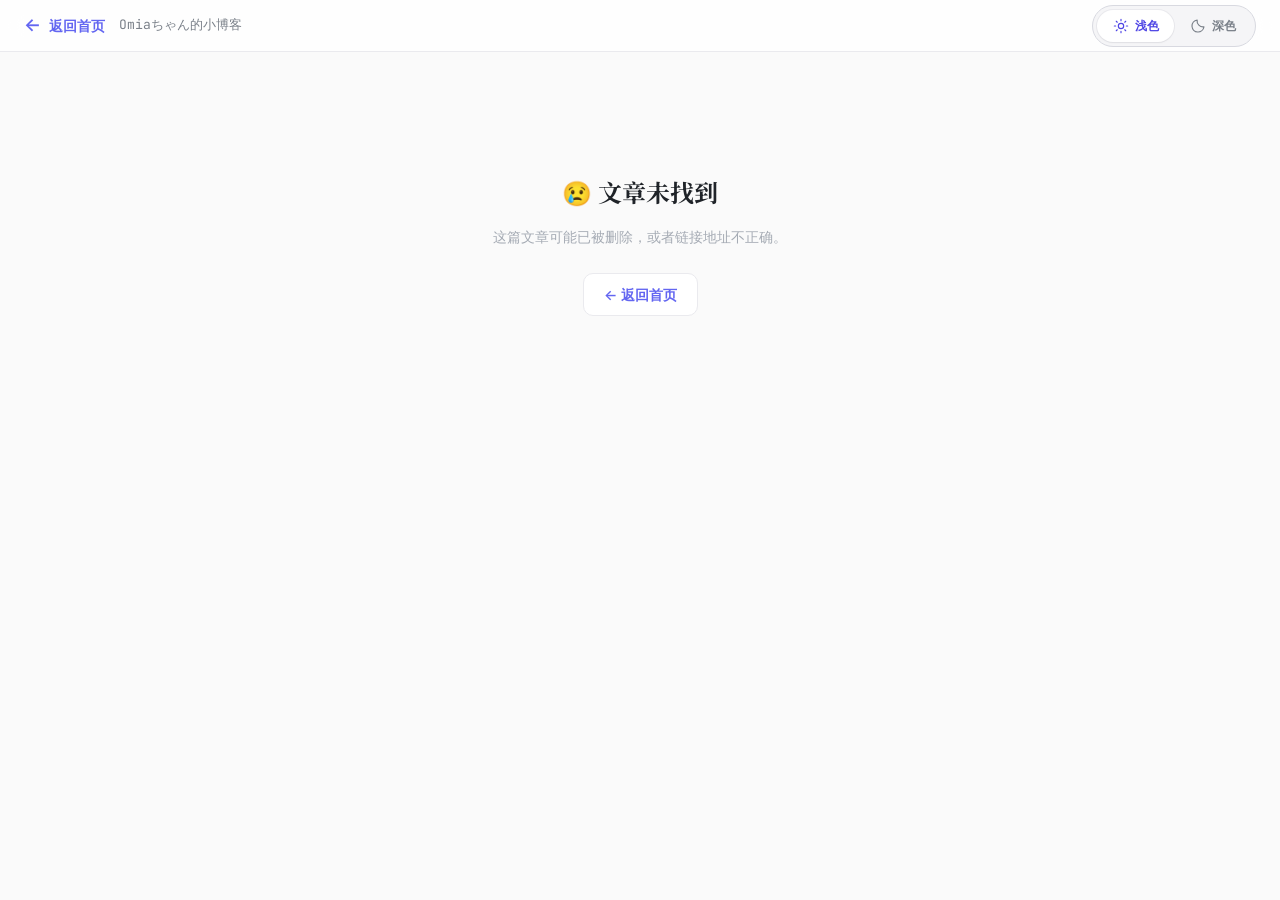
<file: read.html>
<!DOCTYPE html>
<html lang="zh-CN" dir="ltr">
<head>
    <meta charset="UTF-8">
    <script src="js/theme.js"></script>
    <meta name="viewport" content="width=device-width, initial-scale=1.0">
    <meta name="description" content="Omiaちゃん的小博客 — 文章阅读">
    <meta name="author" content="Omiaちゃん">
    <meta property="og:title" id="ogTitle" content="Omiaちゃん的小博客">
    <meta property="og:description" id="ogDesc" content="分享编程学习与日常生活的个人站点">
    <meta property="og:type" content="article">
    <meta property="og:url" id="ogUrl" content="https://sunz.github.io/">
    <title id="pageTitle">阅读文章 — Omiaちゃん的小博客</title>
    <link rel="icon" href="images/misaka.jpg" type="image/jpeg">
    <link rel="preconnect" href="https://fonts.googleapis.com">
    <link rel="preconnect" href="https://fonts.gstatic.com" crossorigin>
    <link href="https://fonts.googleapis.com/css2?family=Inter:wght@400;500;600;700&family=Noto+Serif+SC:wght@600;700&family=JetBrains+Mono:ital,wght@0,400;0,500;0,700;1,400&display=swap" rel="stylesheet">
    <link rel="stylesheet" href="css/theme.css">
    <link rel="stylesheet" href="css/read.css">
</head>
<body>
    <!-- 极简顶栏 -->
    <header class="read-topbar">
        <div class="read-top-left">
            <a href="index.html" class="read-back">
                <span class="read-back-arrow">←</span> 返回首页
            </a>
            <span class="read-top-title" id="topTitle">Omiaちゃん的小博客</span>
        </div>
        <div class="theme-switch" data-theme-switch role="group" aria-label="切换主题">
          <button type="button" class="theme-switch-option" data-theme-value="light" aria-pressed="true" aria-label="浅色主题" title="浅色主题">
            <svg class="theme-switch-icon" viewBox="0 0 24 24" aria-hidden="true" focusable="false">
              <circle cx="12" cy="12" r="4"></circle>
              <path d="M12 2v2m0 16v2M2 12h2m16 0h2M4.93 4.93l1.42 1.42m11.3 11.3 1.42 1.42M4.93 19.07l1.42-1.42m11.3-11.3 1.42-1.42"></path>
            </svg>
            <span class="theme-switch-label">浅色</span>
          </button>
          <button type="button" class="theme-switch-option" data-theme-value="dark" aria-pressed="false" aria-label="深色主题" title="深色主题">
            <svg class="theme-switch-icon" viewBox="0 0 24 24" aria-hidden="true" focusable="false">
              <path d="M20.9 13.3A9 9 0 0 1 10.7 3.1 9 9 0 1 0 20.9 13.3Z"></path>
            </svg>
            <span class="theme-switch-label">深色</span>
          </button>
        </div>
    </header>

    <!-- 文章内容区 -->
    <main class="read-main" id="articleContent">
        <!-- 动态填充 -->
    </main>

    <!-- 底部操作 -->
    <footer class="read-footer" id="articleFooter">
        <!-- 动态填充 -->
    </footer>

    <script src="js/services/posts.js" defer></script>
    <script src="js/read.js" defer></script>

</body>
</html>
</file>
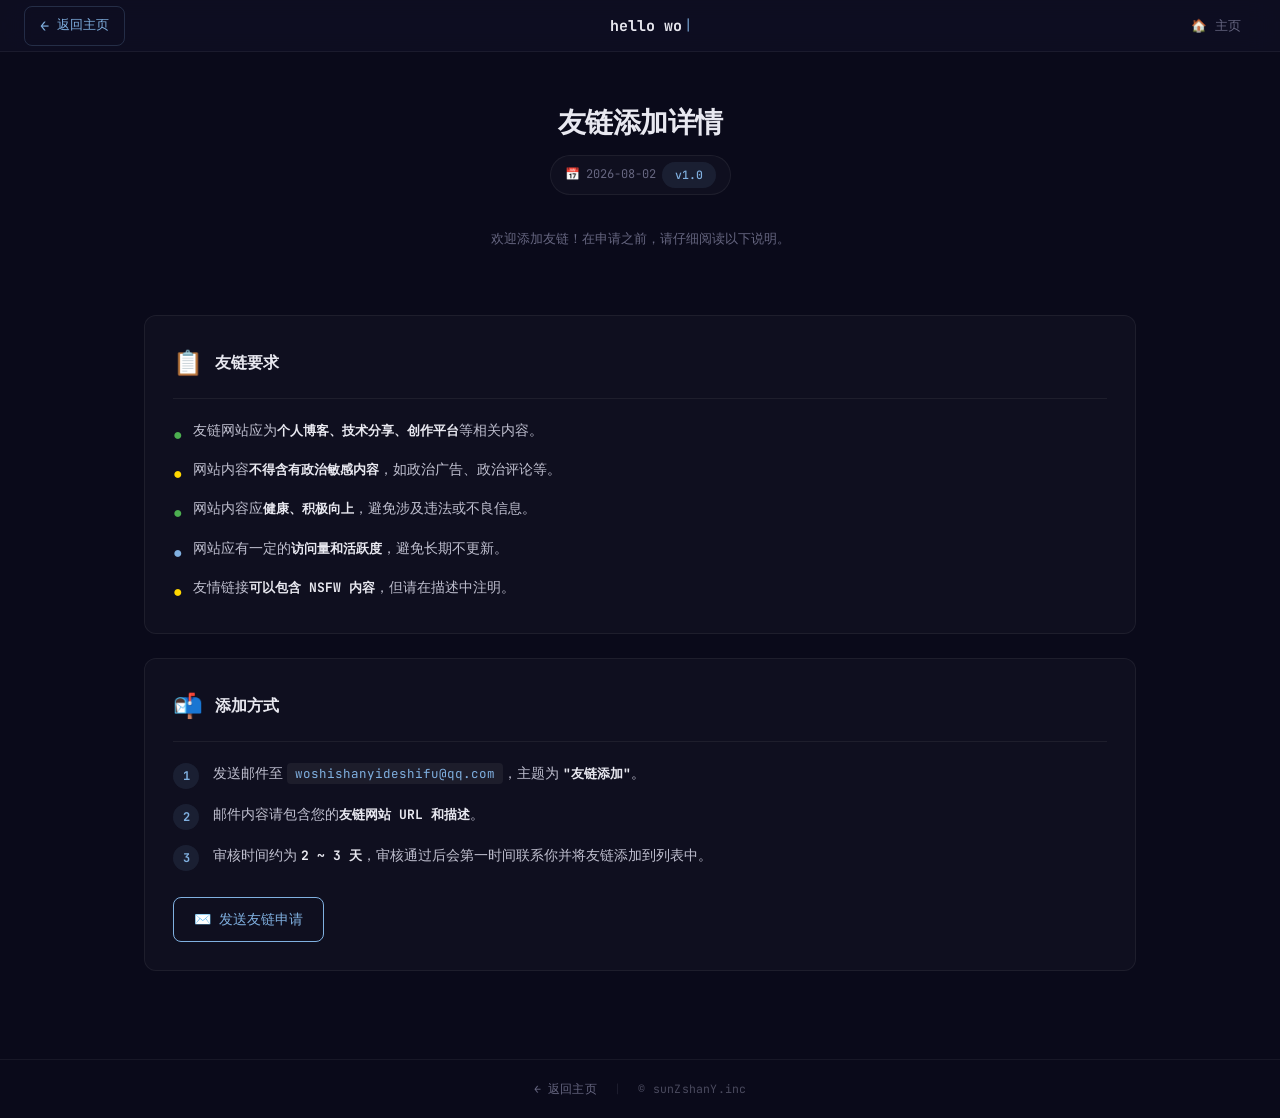
<file: explanation/friend_line.html>
<!DOCTYPE html>
<html lang="zh-CN" dir="ltr">
<head>
    <meta charset="UTF-8">
    <meta name="viewport" content="width=device-width, initial-scale=1.0">
    <meta name="description" content="">
    <meta name="keywords" content="">
    <meta name="author" content="Omiaちゃん">
    <title></title>

    <!-- JetBrains Mono -->
    <link rel="preconnect" href="https://fonts.googleapis.com">
    <link rel="preconnect" href="https://fonts.gstatic.com" crossorigin>
    <link href="https://fonts.googleapis.com/css2?family=JetBrains+Mono:ital,wght@0,400;0,500;0,700;1,400&display=swap" rel="stylesheet">

    <style>
        /* ============================================================
           Friend Line — 友链展示页
           设计语言: RinUI Dark · 丝滑 · 克制
           ============================================================ */

        /* -------- Custom Properties -------- */
        :root {
            /* 调色板 */
            --bg-deep:        #0a0a1a;
            --bg-surface:     #111128;
            --bg-card:        rgba(255, 255, 255, 0.025);
            --bg-card-hover:  rgba(255, 255, 255, 0.055);
            --bg-glass:       rgba(15, 15, 35, 0.75);
            --border-dim:     rgba(255, 255, 255, 0.06);
            --border-hover:   rgba(255, 255, 255, 0.14);
            --border-glow:    rgba(128, 176, 224, 0.20);
            --text-primary:   #e8e8f0;
            --text-regular:   #c0c0d0;
            --text-sub:       #9999b0;
            --text-muted:     #666680;
            --text-disabled:  #4a4a5e;
            --accent:         #80b0e0;
            --accent-soft:    rgba(128, 176, 224, 0.10);
            --gold:           #ffd700;
            --green:          #4caf50;
            --red:            #f44336;

            /* 排版 */
            --font-mono:  'JetBrains Mono', 'Consolas', 'Courier New', monospace;
            --font-cn:    'Microsoft YaHei', 'PingFang SC', 'Noto Sans SC', sans-serif;

            /* 圆角 */
            --radius-xs:  4px;
            --radius-sm:  8px;
            --radius-md:  12px;
            --radius-lg:  16px;
            --radius-full: 50%;

            /* 间距 */
            --gap-xs:  4px;
            --gap-sm:  8px;
            --gap-md:  16px;
            --gap-lg:  24px;
            --gap-xl:  32px;
            --gap-2xl: 48px;
            --gap-3xl: 64px;

            /* 缓动曲线 */
            --ease-out-expo:    cubic-bezier(0.16, 1, 0.3, 1);
            --ease-out-quart:   cubic-bezier(0.25, 1, 0.5, 1);
            --ease-spring:      cubic-bezier(0.175, 0.885, 0.32, 1.275);
            --ease-in-out-circ: cubic-bezier(0.85, 0, 0.15, 1);
            --ease-smooth:      cubic-bezier(0.4, 0, 0.2, 1);

            /* 层级 */
            --z-header:  100;
            --z-modal:   1000;
            --z-toast:   2000;
        }

        /* -------- Reset -------- */
        *, *::before, *::after {
            margin: 0;
            padding: 0;
            box-sizing: border-box;
        }

        html {
            scroll-behavior: smooth;
            -webkit-font-smoothing: antialiased;
            -moz-osx-font-smoothing: grayscale;
        }

        body {
            min-height: 100vh;
            font-family: var(--font-cn);
            background: var(--bg-deep);
            color: var(--text-regular);
            line-height: 1.6;
            overflow-x: hidden;
            opacity: 0;
            transition: opacity 0.5s var(--ease-smooth);
        }

        body.loaded {
            opacity: 1;
        }

        /* 滚动条 */
        ::-webkit-scrollbar {
            width: 6px;
        }
        ::-webkit-scrollbar-track {
            background: transparent;
        }
        ::-webkit-scrollbar-thumb {
            background: rgba(255, 255, 255, 0.10);
            border-radius: 3px;
        }
        ::-webkit-scrollbar-thumb:hover {
            background: rgba(255, 255, 255, 0.18);
        }

        /* 选中 */
        ::selection {
            background: rgba(128, 176, 224, 0.25);
            color: var(--text-primary);
        }

        /* -------- Layout -------- */
        .page-wrapper {
            display: flex;
            flex-direction: column;
            min-height: 100vh;
        }

        /* ============================================================
           Header
           ============================================================ */
        .site-header {
            display: flex;
            align-items: center;
            justify-content: space-between;
            height: 52px;
            min-height: 52px;
            padding: 0 24px;
            background: var(--bg-glass);
            backdrop-filter: blur(16px) saturate(120%);
            -webkit-backdrop-filter: blur(16px) saturate(120%);
            border-bottom: 1px solid var(--border-dim);
            position: sticky;
            top: 0;
            z-index: var(--z-header);
        }

        .header-left {
            display: flex;
            align-items: center;
            gap: 12px;
            flex-shrink: 0;
        }

        .header-logo {
            width: 34px;
            height: 34px;
            border-radius: var(--radius-sm);
            object-fit: cover;
            border: 1px solid var(--border-dim);
            transition: border-color 0.3s var(--ease-smooth);
        }

        .header-logo:hover {
            border-color: var(--border-hover);
        }

        .header-title {
            font-family: var(--font-mono);
            font-size: 15px;
            font-weight: 700;
            color: var(--text-primary);
            letter-spacing: -0.3px;
            white-space: nowrap;
        }

        .header-nav {
            display: flex;
            align-items: center;
            gap: 4px;
        }

        .header-nav a {
            font-family: var(--font-mono);
            font-size: 12.5px;
            font-weight: 500;
            color: var(--text-muted);
            text-decoration: none;
            padding: 7px 15px;
            border-radius: var(--radius-sm);
            transition: color 0.2s var(--ease-smooth),
                        background 0.2s var(--ease-smooth);
        }

        .header-nav a:hover,
        .header-nav a.active {
            color: var(--text-primary);
            background: rgba(255, 255, 255, 0.05);
        }

        .header-nav a.active {
            color: var(--accent);
        }

        /* -------- Header Home Link -------- */
        .header-home-link {
            display: inline-flex;
            align-items: center;
            gap: 8px;
            font-family: var(--font-mono);
            font-size: 13px;
            font-weight: 500;
            color: var(--accent);
            text-decoration: none;
            padding: 7px 15px;
            border-radius: var(--radius-sm);
            border: 1px solid rgba(128, 176, 224, 0.20);
            transition: color 0.2s var(--ease-smooth),
                        background 0.2s var(--ease-smooth),
                        border-color 0.2s var(--ease-smooth),
                        gap 0.25s var(--ease-smooth);
        }

        .header-home-link:hover {
            color: #a0d0ff;
            background: rgba(128, 176, 224, 0.08);
            border-color: rgba(128, 176, 224, 0.35);
            gap: 12px;
        }

        .header-home-arrow {
            font-size: 15px;
            transition: transform 0.25s var(--ease-smooth);
        }

        .header-home-link:hover .header-home-arrow {
            transform: translateX(-3px);
        }

        .header-home-label {
            white-space: nowrap;
        }

        @media (max-width: 768px) {
            .header-home-label {
                display: none;
            }
            .header-home-link {
                padding: 7px 12px;
            }
        }

        /* ============================================================
           Main
           ============================================================ */
        .site-main {
            flex: 1;
            width: 100%;
            max-width: 1040px;
            margin: 0 auto;
            padding: 48px 24px 64px;
        }

        /* -------- Page Intro -------- */
        .page-intro {
            text-align: center;
            margin-bottom: var(--gap-3xl);
        }

        .page-intro h1 {
            font-family: var(--font-mono);
            font-size: 28px;
            font-weight: 700;
            color: var(--text-primary);
            letter-spacing: -0.5px;
            margin-bottom: 10px;
        }

        .page-intro p {
            font-family: var(--font-mono);
            font-size: 13px;
            color: var(--text-muted);
            max-width: 480px;
            margin: 0 auto;
            line-height: 1.7;
        }

        /* -------- Section -------- */
        .section {
            margin-bottom: var(--gap-3xl);
        }

        .section:last-child {
            margin-bottom: 0;
        }

        .section-header {
            display: flex;
            align-items: baseline;
            justify-content: space-between;
            margin-bottom: var(--gap-lg);
            flex-wrap: wrap;
            gap: var(--gap-sm);
        }

        .section-title {
            font-family: var(--font-mono);
            font-size: 18px;
            font-weight: 700;
            color: var(--text-primary);
            letter-spacing: -0.3px;
        }

        .section-subtitle {
            font-family: var(--font-mono);
            font-size: 12px;
            color: var(--text-muted);
        }

        .section-badge {
            font-family: var(--font-mono);
            font-size: 11px;
            font-weight: 500;
            color: var(--text-muted);
            background: var(--bg-card);
            border: 1px solid var(--border-dim);
            padding: 4px 12px;
            border-radius: 99px;
        }

        /* -------- Divider -------- */
        .divider {
            height: 1px;
            background: var(--border-dim);
            margin: var(--gap-2xl) 0;
        }

        .divider.thin {
            margin: var(--gap-xl) 0;
            opacity: 0.5;
        }

        /* ============================================================
           Card Grid
           ============================================================ */
        .card-grid {
            display: grid;
            grid-template-columns: repeat(auto-fill, minmax(288px, 1fr));
            gap: var(--gap-md);
        }

        .card-grid.cols-2 {
            grid-template-columns: repeat(2, 1fr);
        }

        .card-grid.cols-3 {
            grid-template-columns: repeat(3, 1fr);
        }

        @media (max-width: 768px) {
            .card-grid.cols-2,
            .card-grid.cols-3 {
                grid-template-columns: 1fr;
            }
        }

        /* -------- Card Component -------- */
        .card {
            position: relative;
            display: flex;
            flex-direction: column;
            gap: var(--gap-sm);
            padding: 22px;
            background: var(--bg-card);
            border: 1px solid var(--border-dim);
            border-radius: var(--radius-md);
            text-decoration: none;
            color: inherit;
            transition: border-color 0.25s var(--ease-smooth),
                        background 0.25s var(--ease-smooth),
                        transform 0.3s var(--ease-spring),
                        box-shadow 0.35s var(--ease-smooth);
            cursor: default;
        }

        a.card {
            cursor: pointer;
        }

        a.card:hover {
            border-color: var(--border-hover);
            background: var(--bg-card-hover);
            transform: translateY(-2px);
            box-shadow: 0 8px 32px rgba(0, 0, 0, 0.25),
                        0 0 0 1px var(--border-glow) inset;
        }

        a.card:focus-visible {
            outline: 2px solid var(--accent);
            outline-offset: 2px;
        }

        /* Card inner parts */
        .card-row {
            display: flex;
            align-items: center;
            gap: 14px;
        }

        .card-avatar {
            width: 52px;
            height: 52px;
            border-radius: var(--radius-full);
            object-fit: cover;
            flex-shrink: 0;
            border: 2px solid transparent;
            transition: border-color 0.3s var(--ease-smooth);
        }

        a.card:hover .card-avatar {
            border-color: var(--border-hover);
        }

        .card-meta {
            display: flex;
            flex-direction: column;
            gap: 2px;
            min-width: 0;
        }

        .card-name {
            font-family: var(--font-mono);
            font-size: 14.5px;
            font-weight: 700;
            color: var(--text-primary);
            transition: color 0.2s var(--ease-smooth);
            white-space: nowrap;
            overflow: hidden;
            text-overflow: ellipsis;
        }

        a.card:hover .card-name {
            color: var(--accent);
        }

        .card-url {
            font-family: var(--font-mono);
            font-size: 11.5px;
            color: var(--text-muted);
            white-space: nowrap;
            overflow: hidden;
            text-overflow: ellipsis;
        }

        .card-desc {
            font-size: 13px;
            color: var(--text-sub);
            line-height: 1.65;
            display: -webkit-box;
            -webkit-line-clamp: 3;
            -webkit-box-orient: vertical;
            overflow: hidden;
        }

        .card-footer {
            display: flex;
            align-items: center;
            justify-content: space-between;
            gap: var(--gap-sm);
            margin-top: auto;
        }

        .card-tags {
            display: flex;
            flex-wrap: wrap;
            gap: 6px;
        }

        .card-tag {
            font-family: var(--font-mono);
            font-size: 10.5px;
            font-weight: 500;
            color: var(--accent);
            background: var(--accent-soft);
            padding: 3px 10px;
            border-radius: var(--radius-xs);
            white-space: nowrap;
        }

        .card-tag.outline {
            background: transparent;
            border: 1px solid var(--border-dim);
            color: var(--text-muted);
        }

        .card-arrow {
            font-family: var(--font-mono);
            font-size: 14px;
            color: var(--text-muted);
            opacity: 0;
            transform: translateX(-6px);
            transition: opacity 0.25s var(--ease-smooth),
                        transform 0.3s var(--ease-spring),
                        color 0.2s var(--ease-smooth);
        }

        a.card:hover .card-arrow {
            opacity: 1;
            transform: translateX(0);
            color: var(--accent);
        }

        /* ============================================================
           Empty State
           ============================================================ */
        .empty-state {
            display: flex;
            flex-direction: column;
            align-items: center;
            justify-content: center;
            padding: 56px 24px;
            text-align: center;
            border: 1px dashed var(--border-dim);
            border-radius: var(--radius-md);
            background: var(--bg-card);
        }

        .empty-icon {
            font-size: 40px;
            margin-bottom: 14px;
            opacity: 0.6;
        }

        .empty-title {
            font-family: var(--font-mono);
            font-size: 15px;
            font-weight: 700;
            color: var(--text-sub);
            margin-bottom: 6px;
        }

        .empty-subtitle {
            font-family: var(--font-mono);
            font-size: 12px;
            color: var(--text-muted);
        }

        /* ============================================================
           Footer
           ============================================================ */
        .site-footer {
            text-align: center;
            padding: 20px 24px;
            border-top: 1px solid var(--border-dim);
            font-family: var(--font-mono);
            font-size: 11.5px;
            color: var(--text-disabled);
            letter-spacing: 0.2px;
        }

        .site-footer a {
            color: var(--text-muted);
            text-decoration: none;
            transition: color 0.2s var(--ease-smooth);
        }

        .site-footer a:hover {
            color: var(--accent);
        }

        .site-footer .footer-sep {
            display: inline-block;
            margin: 0 10px;
            opacity: 0.3;
        }

        /* ============================================================
           Modal Shell
           ============================================================ */
        .modal-overlay {
            position: fixed;
            inset: 0;
            z-index: var(--z-modal);
            display: flex;
            align-items: center;
            justify-content: center;
            background: rgba(0, 0, 0, 0.65);
            backdrop-filter: blur(6px);
            -webkit-backdrop-filter: blur(6px);
            opacity: 0;
            visibility: hidden;
            transition: opacity 0.3s var(--ease-smooth),
                        visibility 0.3s;
        }

        .modal-overlay.open {
            opacity: 1;
            visibility: visible;
        }

        .modal-panel {
            width: 92%;
            max-width: 480px;
            max-height: 85vh;
            overflow-y: auto;
            background: var(--bg-surface);
            border: 1px solid var(--border-dim);
            border-radius: var(--radius-lg);
            padding: var(--gap-xl);
            box-shadow: 0 24px 64px rgba(0, 0, 0, 0.5);
            transform: translateY(12px) scale(0.97);
            transition: transform 0.35s var(--ease-spring);
        }

        .modal-overlay.open .modal-panel {
            transform: translateY(0) scale(1);
        }

        .modal-close {
            position: absolute;
            top: 12px;
            right: 16px;
            font-family: var(--font-mono);
            font-size: 20px;
            color: var(--text-muted);
            background: none;
            border: none;
            cursor: pointer;
            padding: 4px 8px;
            border-radius: var(--radius-xs);
            transition: color 0.2s, background 0.2s;
            line-height: 1;
        }

        .modal-close:hover {
            color: var(--text-primary);
            background: rgba(255, 255, 255, 0.05);
        }

        /* ============================================================
           Badge / Pill / Tag
           ============================================================ */
        .pill {
            display: inline-flex;
            align-items: center;
            gap: 5px;
            font-family: var(--font-mono);
            font-size: 11.5px;
            font-weight: 500;
            padding: 4px 13px;
            border-radius: 99px;
            white-space: nowrap;
            transition: background 0.2s var(--ease-smooth),
                        color 0.2s var(--ease-smooth);
        }

        .pill.filled {
            background: var(--accent-soft);
            color: var(--accent);
        }

        .pill.outline {
            background: transparent;
            border: 1px solid var(--border-dim);
            color: var(--text-muted);
        }

        /* ============================================================
           Utility
           ============================================================ */
        .hidden     { display: none !important; }
        .sr-only    { position: absolute; width: 1px; height: 1px; padding: 0; margin: -1px; overflow: hidden; clip: rect(0,0,0,0); border: 0; }
        .mono       { font-family: var(--font-mono); }
        .text-sub   { color: var(--text-sub); }
        .text-muted { color: var(--text-muted); }
        .text-accent { color: var(--accent); }

        /* ============================================================
           Responsive
           ============================================================ */
        @media (max-width: 768px) {
            .site-header {
                padding: 0 16px;
            }

            .site-main {
                padding: 32px 16px 48px;
            }

            .page-intro h1 {
                font-size: 22px;
            }

            .card-grid {
                grid-template-columns: 1fr;
            }

            .section-header {
                flex-direction: column;
                align-items: flex-start;
            }
        }

        /* ============================================================
           Page Fade-in
           ============================================================ */
        @keyframes fadeInUp {
            from {
                opacity: 0;
                transform: translateY(16px);
            }
            to {
                opacity: 1;
                transform: translateY(0);
            }
        }

        .anim-fade-up {
            animation: fadeInUp 0.5s var(--ease-out-quart) both;
        }

        /* ============================================================
           Header Center · Typing
           ============================================================ */
        .header-center {
            display: flex;
            align-items: center;
            justify-content: center;
            flex: 2;
            min-width: 3;
            overflow: hidden;
            gap: 2px;
        }

        .typing-text {
            font-family: var(--font-mono);
            font-size: 15px;
            font-weight: 700;
            color: var(--text-primary);
            white-space: nowrap;
            overflow: hidden;
            text-overflow: ellipsis;
        }

        .typing-cursor {
            display: inline-block;
            font-family: var(--font-mono);
            font-size: 14px;
            font-weight: 300;
            color: var(--accent);
            animation: cursorBlink 0.8s steps(1) infinite;
        }

        .typing-cursor.done {
            animation: cursorBlink 1.2s steps(1) infinite;
        }

        @keyframes cursorBlink {
            0%, 100% { opacity: 1; }
            50%      { opacity: 0; }
        }

        /* ============================================================
           Info Cards (友链说明专用)
           ============================================================ */
        .info-card {
            background: var(--bg-card);
            border: 1px solid var(--border-dim);
            border-radius: var(--radius-md);
            padding: 28px;
            margin-bottom: var(--gap-lg);
            transition: border-color 0.25s var(--ease-smooth);
        }

        .info-card:hover {
            border-color: var(--border-hover);
        }

        .info-card-head {
            display: flex;
            align-items: center;
            gap: 12px;
            margin-bottom: 20px;
            padding-bottom: 16px;
            border-bottom: 1px solid var(--border-dim);
        }

        .info-card-icon {
            font-size: 24px;
            flex-shrink: 0;
        }

        .info-card-title {
            font-family: var(--font-mono);
            font-size: 16px;
            font-weight: 700;
            color: var(--text-primary);
        }

        .info-card-body {
            color: var(--text-regular);
            font-size: 14px;
            line-height: 1.9;
        }

        .info-card-body strong {
            color: var(--text-primary);
            font-family: var(--font-mono);
            font-size: 13px;
        }

        /* Step list */
        .info-step {
            display: flex;
            gap: 14px;
            margin-bottom: 14px;
            align-items: flex-start;
        }

        .info-step:last-child {
            margin-bottom: 0;
        }

        .info-step-num {
            flex-shrink: 0;
            width: 26px;
            height: 26px;
            border-radius: var(--radius-full);
            background: var(--accent-soft);
            color: var(--accent);
            font-family: var(--font-mono);
            font-size: 12px;
            font-weight: 700;
            display: flex;
            align-items: center;
            justify-content: center;
            margin-top: 1px;
        }

        .info-step-text {
            color: var(--text-regular);
            font-size: 14px;
            line-height: 1.7;
        }

        .info-step-text code {
            font-family: var(--font-mono);
            font-size: 12.5px;
            background: var(--bg-card-hover);
            padding: 2px 8px;
            border-radius: var(--radius-xs);
            color: var(--accent);
        }

        /* Requirement list */
        .info-req {
            display: flex;
            align-items: flex-start;
            gap: 10px;
            margin-bottom: 10px;
            font-size: 14px;
            line-height: 1.7;
            color: var(--text-regular);
        }

        .info-req:last-child {
            margin-bottom: 0;
        }

        .info-req-icon {
            flex-shrink: 0;
            font-size: 16px;
            margin-top: 2px;
        }

        .info-req-icon.ok {
            color: var(--green);
        }

        .info-req-icon.warn {
            color: var(--gold);
        }

        .info-req-icon.info {
            color: var(--accent);
        }

        /* Date badge */
        .date-badge {
            display: inline-flex;
            align-items: center;
            gap: 6px;
            font-family: var(--font-mono);
            font-size: 12px;
            color: var(--text-muted);
            background: var(--bg-card);
            border: 1px solid var(--border-dim);
            padding: 6px 14px;
            border-radius: 99px;
            margin-bottom: var(--gap-xl);
        }

        /* Email link */
        .email-link {
            display: inline-block;
            font-family: var(--font-mono);
            font-size: 14px;
            font-weight: 500;
            color: var(--accent);
            text-decoration: none;
            padding: 8px 20px;
            border: 1px solid var(--accent);
            border-radius: var(--radius-sm);
            margin-top: 12px;
            transition: background 0.2s var(--ease-smooth),
                        color 0.2s var(--ease-smooth),
                        box-shadow 0.2s var(--ease-smooth);
        }

        .email-link:hover {
            background: var(--accent-soft);
            color: #a0d0ff;
            box-shadow: 0 0 20px rgba(128, 176, 224, 0.15);
        }

        /* Responsive */
        @media (max-width: 768px) {
            .info-card {
                padding: 20px;
            }
        }
    </style>
</head>
<body>

    <div class="page-wrapper">

        <!-- ============================================================
             Header
             ============================================================ -->
        <header class="site-header">
            <div class="header-left">
                <a href="../index.html" class="header-home-link" title="返回主页">
                    <span class="header-home-arrow">←</span>
                    <span class="header-home-label">返回主页</span>
                </a>
            </div>
            <div class="header-center">
                <span class="typing-text" id="typingOutput"></span><span class="typing-cursor" id="typingCursor"></span>
            </div>
            <nav class="header-nav">
                <a href="../index.html">🏠 主页</a>
            </nav>
        </header>

        <!-- ============================================================
             Main Content
             ============================================================ -->
        <main class="site-main">

            <!-- 标题 & 日期 -->
            <div class="page-intro anim-fade-up">
                <h1>友链添加详情</h1>
                <div class="date-badge">
                    <span>📅</span>
                    <time datetime="2026-08-02">2026-08-02</time>
                    <span class="pill filled">v1.0</span>
                </div>
                <p class="text-sub" style="max-width:520px;margin:0 auto;line-height:1.8">
                    欢迎添加友链！在申请之前，请仔细阅读以下说明。
                </p>
            </div>

            <!-- 友链要求 -->
            <div class="info-card anim-fade-up">
                <div class="info-card-head">
                    <span class="info-card-icon">📋</span>
                    <h2 class="info-card-title">友链要求</h2>
                </div>
                <div class="info-card-body">
                    <div class="info-req">
                        <span class="info-req-icon ok">●</span>
                        <span>友链网站应为<strong>个人博客、技术分享、创作平台</strong>等相关内容。</span>
                    </div>
                    <div class="info-req">
                        <span class="info-req-icon warn">●</span>
                        <span>网站内容<strong>不得含有政治敏感内容</strong>，如政治广告、政治评论等。</span>
                    </div>
                    <div class="info-req">
                        <span class="info-req-icon ok">●</span>
                        <span>网站内容应<strong>健康、积极向上</strong>，避免涉及违法或不良信息。</span>
                    </div>
                    <div class="info-req">
                        <span class="info-req-icon info">●</span>
                        <span>网站应有一定的<strong>访问量和活跃度</strong>，避免长期不更新。</span>
                    </div>
                    <div class="info-req">
                        <span class="info-req-icon warn">●</span>
                        <span>友情链接<strong>可以包含 NSFW 内容</strong>，但请在描述中注明。</span>
                    </div>
                </div>
            </div>

            <!-- 添加方式 -->
            <div class="info-card anim-fade-up">
                <div class="info-card-head">
                    <span class="info-card-icon">📬</span>
                    <h2 class="info-card-title">添加方式</h2>
                </div>
                <div class="info-card-body">
                    <div class="info-step">
                        <span class="info-step-num">1</span>
                        <span class="info-step-text">
                            发送邮件至 <code>woshishanyideshifu@qq.com</code>，主题为 <strong>"友链添加"</strong>。
                        </span>
                    </div>
                    <div class="info-step">
                        <span class="info-step-num">2</span>
                        <span class="info-step-text">
                            邮件内容请包含您的<strong>友链网站 URL 和描述</strong>。
                        </span>
                    </div>
                    <div class="info-step">
                        <span class="info-step-num">3</span>
                        <span class="info-step-text">
                            审核时间约为 <strong>2 ~ 3 天</strong>，审核通过后会第一时间联系你并将友链添加到列表中。
                        </span>
                    </div>
                    <a class="email-link" href="mailto:woshishanyideshifu@qq.com">
                        ✉️ 发送友链申请
                    </a>
                </div>
            </div>

            <!-- 友链分组 →
            <section class="section">
                <div class="section-header">
                    <h2 class="section-title"></h2>
                    <span class="section-badge"></span>
                </div>
                <div class="card-grid">
                    <a class="card" href="#" target="_blank" rel="noopener noreferrer">
                        <div class="card-row">
                            <img class="card-avatar" src="" alt="" loading="lazy">
                            <div class="card-meta">
                                <span class="card-name"></span>
                                <span class="card-url"></span>
                            </div>
                        </div>
                        <p class="card-desc"></p>
                        <div class="card-footer">
                            <div class="card-tags">
                                <span class="card-tag"></span>
                            </div>
                            <span class="card-arrow" aria-hidden="true">→</span>
                        </div>
                    </a>
                </div>
            </section>
            -->

            <!-- 空白占位 -->
            <!--
            <div class="empty-state">
                <span class="empty-icon" aria-hidden="true"></span>
                <p class="empty-title"></p>
                <p class="empty-subtitle"></p>
            </div>
            -->

        </main>

        <!-- ============================================================
             Footer
             ============================================================ -->
        <footer class="site-footer">
            <a href="../index.html">← 返回主页</a>
            <span class="footer-sep">|</span>
            <span>© sunZshanY.inc</span>
        </footer>

    </div>

    <!-- ============================================================
         Body Loaded
         ============================================================ -->
    <script>
        // ========== 打字机 ==========
        (function() {
            var TARGET  = 'hello world';
            var TICK    = 120;   // 每个字符间隔 (ms)
            var REST    = 3000;  // 打完停留
            var DEL     = 80;    // 删除速度
            var GAP     = 1000;  // 删完停顿
            var idx     = 0;
            var delMode = false;
            var timer   = null;
            var out     = document.getElementById('typingOutput');
            var cur     = document.getElementById('typingCursor');

            function tick() {
                clearTimeout(timer);

                if (!delMode) {
                    // 打字阶段
                    if (idx < TARGET.length) {
                        out.textContent += TARGET[idx];
                        idx++;
                        cur.textContent = '|';
                        timer = setTimeout(tick, TICK);
                    } else {
                        // 打完，停留
                        cur.textContent = '|';
                        cur.classList.add('done');
                        delMode = true;
                        timer = setTimeout(tick, REST);
                    }
                } else {
                    // 删除阶段
                    cur.classList.remove('done');
                    if (idx > 0) {
                        out.textContent = TARGET.slice(0, idx - 1);
                        idx--;
                        cur.textContent = '|';
                        timer = setTimeout(tick, DEL);
                    } else {
                        // 删完，停顿后循环
                        cur.textContent = '|';
                        delMode = false;
                        timer = setTimeout(tick, GAP);
                    }
                }
            }

            // 页面 loaded 后开始打字
            document.addEventListener('DOMContentLoaded', function() {
                cur.textContent = '|';
                setTimeout(tick, 400);
            });
        })();

        // ========== Body Loaded ==========
        document.addEventListener('DOMContentLoaded', function() {
            document.body.classList.add('loaded');
        });
    </script>

</body>
</html>
</file>
<file: css/theme.css>
/* ---------- 设计令牌：浅色（默认） ---------- */
:root {
    /* 材质 / 表面 */
    --rinui-bg:          #FAFAFA;
    --rinui-surface:     #FFFFFF;
    --rinui-surface-2:   #F5F5F7;
    --rinui-surface-3:   #EEEEF1;
    --rinui-topbar:      rgba(255, 255, 255, 0.78);
    --rinui-sidebar:     rgba(250, 250, 250, 0.82);
    --rinui-statusbar:   rgba(255, 255, 255, 0.78);
    --rinui-card:        rgba(255, 255, 255, 0.90);
    --rinui-card-hov:    #FFFFFF;
    --rinui-overlay:     rgba(250, 250, 250, 0.80);
    --rinui-veil:        rgba(31, 35, 40, 0.40);

    /* 边框 */
    --rinui-border:       #EAEAEE;
    --rinui-border-hov:   #D8D9E0;
    --rinui-border-strong:#C4C6CE;

    /* 强调色（两种模式通用） */
    --rinui-accent:       #6366F1;
    --rinui-accent-hover: #818CF8;
    --rinui-accent-soft:  rgba(99, 102, 241, 0.10);
    --rinui-accent-line:  rgba(99, 102, 241, 0.35);
    --rinui-on-accent:    #FFFFFF;
    --rinui-active:       rgba(99, 102, 241, 0.12);
    --rinui-tag-text:     #4F46E5;
    --rinui-tag-bg:       rgba(99, 102, 241, 0.09);

    /* 文本 */
    --rinui-text:         #1F2328;
    --rinui-text-reg:     #2A2E35;
    --rinui-text-sub:     #4A4F57;
    --rinui-text-muted:   #7A8089;
    --rinui-text-stat:    #8A9099;
    --rinui-text-dis:     #A5ABB4;
    --rinui-text-ver:     #B0B5BD;

    /* 语义色 */
    --rinui-green:        #16A34A;
    --rinui-red:          #DC2626;
    --rinui-gold:         #D97706;
    --rinui-green-soft:   rgba(22, 163, 74, 0.10);
    --rinui-red-soft:     rgba(220, 38, 38, 0.10);
    --rinui-gold-soft:    rgba(217, 119, 6, 0.10);

    /* 字体 */
    --font-cn:    'Inter', system-ui, -apple-system, 'Segoe UI', 'Noto Sans SC', 'Source Han Sans SC', 'PingFang SC', 'Microsoft YaHei', sans-serif;
    --font-serif: 'Noto Serif SC', 'Source Han Serif SC', 'Songti SC', 'SimSun', serif;
    --font-mono:  'JetBrains Mono', 'SF Mono', Consolas, 'Cascadia Code', monospace;

    /* 圆角 */
    --rinui-radius-s: 8px;
    --rinui-radius-m: 10px;
    --rinui-radius-l: 12px;

    /* 阴影（极浅） */
    --rinui-shadow-sm: 0 1px 2px rgba(31, 35, 40, 0.05);
    --rinui-shadow-md: 0 6px 16px rgba(31, 35, 40, 0.08);
    --rinui-shadow-lg: 0 16px 40px rgba(31, 35, 40, 0.14);

    /* 缓动曲线 */
    --ease-out-expo:    cubic-bezier(0.16, 1, 0.3, 1);
    --ease-out-quart:   cubic-bezier(0.25, 1, 0.5, 1);
    --ease-spring:      cubic-bezier(0.175, 0.885, 0.32, 1.275);
    --ease-in-out-circ: cubic-bezier(0.85, 0, 0.15, 1);
    --ease-smooth:      cubic-bezier(0.4, 0, 0.2, 1);
    --ease-elastic:     cubic-bezier(0.68, -0.55, 0.265, 1.55);

    color-scheme: light;
}

/* ---------- 设计令牌：深色 ---------- */
:root[data-theme="dark"] {
    --rinui-bg:          #0F1117;
    --rinui-surface:     #1A1D27;
    --rinui-surface-2:   #161923;
    --rinui-surface-3:   #12141D;
    --rinui-topbar:      rgba(15, 17, 23, 0.72);
    --rinui-sidebar:     rgba(15, 17, 23, 0.78);
    --rinui-statusbar:   rgba(15, 17, 23, 0.72);
    --rinui-card:        rgba(26, 29, 39, 0.88);
    --rinui-card-hov:    #1E222E;
    --rinui-overlay:     rgba(15, 17, 23, 0.68);
    --rinui-veil:        rgba(0, 0, 0, 0.60);

    --rinui-border:       #262B38;
    --rinui-border-hov:   #353B4C;
    --rinui-border-strong:#454C60;

    --rinui-tag-text:     #A5B4FC;
    --rinui-tag-bg:       rgba(99, 102, 241, 0.14);

    --rinui-text:         #F3F4F6;
    --rinui-text-reg:     #E5E7EB;
    --rinui-text-sub:     #C9CDD6;
    --rinui-text-muted:   #8B90A0;
    --rinui-text-stat:    #8B90A0;
    --rinui-text-dis:     #5C6270;
    --rinui-text-ver:     #4A5060;

    --rinui-green:        #4ADE80;
    --rinui-red:          #F87171;
    --rinui-gold:         #FBBF24;
    --rinui-green-soft:   rgba(74, 222, 128, 0.12);
    --rinui-red-soft:     rgba(248, 113, 113, 0.12);
    --rinui-gold-soft:    rgba(251, 191, 36, 0.12);

    --rinui-shadow-sm: 0 1px 2px rgba(0, 0, 0, 0.30);
    --rinui-shadow-md: 0 6px 16px rgba(0, 0, 0, 0.38);
    --rinui-shadow-lg: 0 16px 40px rgba(0, 0, 0, 0.55);

    color-scheme: dark;
}

/* Shared segmented control: flex lays out choices; transform animates the thumb. */
:root {
    --theme-duration: 320ms;
    --theme-slide-duration: 380ms;
}
.theme-switch {
    position: relative;
    isolation: isolate;
    display: inline-flex;
    align-items: stretch;
    flex: 0 0 auto;
    width: 164px;
    padding: 4px;
    border: 1px solid var(--rinui-border-hov);
    border-radius: 999px;
    background: var(--rinui-surface-2);
    font-family: var(--font-cn);
}
.theme-switch::before {
    content: '';
    position: absolute;
    z-index: 0;
    top: 4px;
    bottom: 4px;
    left: 4px;
    width: calc((100% - 8px) / 2);
    border-radius: inherit;
    background: var(--rinui-surface);
    box-shadow: var(--rinui-shadow-sm), 0 0 0 1px var(--rinui-border);
    transform: translateX(0);
    transition: transform var(--theme-slide-duration) var(--ease-out-expo),
        background-color var(--theme-duration) var(--ease-smooth),
        box-shadow var(--theme-duration) var(--ease-smooth);
    pointer-events: none;
}
:root[data-theme="dark"] .theme-switch::before { transform: translateX(100%); }
.theme-switch-option {
    position: relative;
    z-index: 1;
    display: inline-flex;
    align-items: center;
    justify-content: center;
    flex: 1 1 0;
    min-width: 0;
    min-height: 32px;
    gap: 6px;
    padding: 6px 8px;
    border: 0;
    border-radius: 999px;
    background: transparent;
    color: var(--rinui-text-muted);
    font: inherit;
    font-size: 12px;
    font-weight: 600;
    line-height: 1;
    white-space: nowrap;
    cursor: pointer;
    -webkit-tap-highlight-color: transparent;
    touch-action: manipulation;
}
.theme-switch-option:hover { color: var(--rinui-accent); }
.theme-switch-option[aria-pressed="true"] { color: var(--rinui-tag-text); }
.theme-switch-option:focus-visible {
    outline: 2px solid var(--rinui-accent);
    outline-offset: 2px;
}
.theme-switch-icon {
    width: 16px;
    height: 16px;
    flex-shrink: 0;
    fill: none;
    stroke: currentColor;
    stroke-width: 1.75;
    stroke-linecap: round;
    stroke-linejoin: round;
}
.theme-switch,
.theme-switch-option,
.rinui-topbar,
.rinui-sidebar,
.rinui-statusbar,
.read-topbar,
.article-title,
.article-meta,
.article-body,
.article-tags,
.read-footer-note {
    transition: background-color var(--theme-duration) var(--ease-smooth),
        border-color var(--theme-duration) var(--ease-smooth),
        color var(--theme-duration) var(--ease-smooth);
}
@media (max-width: 480px) {
    .theme-switch { width: 84px; }
    .theme-switch-label { display: none; }
}
@media (prefers-reduced-motion: reduce) {
    *, *::before, *::after {
        animation-duration: 0.01ms !important;
        animation-iteration-count: 1 !important;
        transition-duration: 0s !important;
        scroll-behavior: auto !important;
    }
}
</file>
<file: css/read.css>
/* Reading layout; shared colors and typography live in theme.css. */
*, *::before, *::after { margin: 0; padding: 0; box-sizing: border-box; }

body {
    min-height: 100vh;
    font-family: var(--font-cn);
    font-size: 16px;
    background: var(--rinui-bg);
    color: var(--rinui-text-sub);
    line-height: 1.7;
    display: flex; flex-direction: column; align-items: center;
    transition: background-color var(--theme-duration) var(--ease-smooth), color var(--theme-duration) var(--ease-smooth);
}

/* ---- 顶栏（极简） ---- */
.read-topbar {
    position: sticky; top: 0; z-index: 100;
    width: 100%; height: 52px;
    display: flex; align-items: center; justify-content: space-between;
    padding: 0 24px; gap: 12px;
    background: var(--rinui-topbar);
    backdrop-filter: blur(14px);
    -webkit-backdrop-filter: blur(14px);
    border-bottom: 1px solid var(--rinui-border);
}
.read-top-left { display: flex; align-items: center; gap: 14px; min-width: 0; }
.read-back {
    display: inline-flex; align-items: center; gap: 8px;
    color: var(--rinui-accent); font-size: 14px; font-weight: 600;
    font-family: var(--font-cn); text-decoration: none;
    transition: all 0.2s ease;
}
.read-back:hover { color: var(--rinui-accent-hover); gap: 12px; }
.read-back-arrow { font-size: 18px; transition: transform 0.2s ease; }
.read-back:hover .read-back-arrow { transform: translateX(-3px); }
.read-top-title {
    color: var(--rinui-text-muted); font-size: 13px;
    font-family: var(--font-mono);
    overflow: hidden; text-overflow: ellipsis; white-space: nowrap;
    max-width: 100%;
}
/* ---- 主体 ---- */
.read-main {
    width: 100%; max-width: 720px;
    padding: 40px 28px 60px;
    flex: 1;
}

/* ---- 文章头 ---- */
.article-header { margin-bottom: 36px; text-align: center; }
.article-title {
    color: var(--rinui-text);
    font-size: 30px; font-weight: 700;
    font-family: var(--font-serif);
    line-height: 1.4; margin-bottom: 18px;
    letter-spacing: 0.02em;
}
.article-meta {
    display: flex; align-items: center; justify-content: center;
    gap: 16px; flex-wrap: wrap;
    color: var(--rinui-text-dis);
    font-size: 14px; font-family: var(--font-cn);
    padding-bottom: 22px;
    border-bottom: 1px solid var(--rinui-border);
}
.article-meta-item {
    display: inline-flex; align-items: center; gap: 5px;
}
.article-meta-sep { color: var(--rinui-border-hov); font-size: 12px; }

/* ---- 题图 ---- */
.article-hero {
    margin: 0 -28px 36px;
    border-radius: 12px; overflow: hidden;
    box-shadow: var(--rinui-shadow-md);
}
.article-hero img {
    display: block; width: 100%; max-height: 420px;
    object-fit: cover; cursor: pointer;
    transition: transform 0.5s ease;
}
.article-hero img:hover { transform: scale(1.02); }

/* ---- 多图题图 ---- */
.article-hero-grid {
    display: grid; grid-template-columns: repeat(2, 1fr); gap: 10px;
    margin: 0 -28px 36px;
}
.article-hero-grid img {
    display: block; width: 100%; max-height: 420px;
    object-fit: cover; cursor: pointer; border-radius: 12px;
    box-shadow: var(--rinui-shadow-md);
    transition: transform 0.5s ease;
}
.article-hero-grid img:hover { transform: scale(1.02); }

/* ---- 正文 ---- */
.article-body {
    color: var(--rinui-text-sub);
    font-size: 16px; line-height: 1.9;
    word-break: break-word;
}
.article-body p {
    margin-bottom: 22px; text-indent: 2em;
}
.article-body p:last-child { margin-bottom: 0; }
/* 首段首字下沉 */
.article-body p:first-of-type::first-letter {
    font-size: 3em; font-weight: 700;
    float: left; line-height: 0.7;
    padding: 5px 9px 0 0;
    color: var(--rinui-accent);
    font-family: var(--font-serif);
}

/* ---- 标签 ---- */
.article-tags {
    margin-top: 36px; padding-top: 24px;
    border-top: 1px solid var(--rinui-border);
    display: flex; flex-wrap: wrap; gap: 10px;
    align-items: center;
}
.article-tags::before { content: '🏷️'; font-size: 15px; }
.article-tags:empty { display: none; }
.article-tag {
    display: inline-block;
    padding: 6px 16px;
    background: var(--rinui-accent-soft);
    color: var(--rinui-tag-text);
    font-size: 13px; font-family: var(--font-mono);
    border-radius: 999px;
    border: 1px solid var(--rinui-accent-line);
    transition: all 0.2s ease;
}
.article-tag:hover { background: var(--rinui-accent-soft); border-color: var(--rinui-accent); transform: translateY(-1px); }

/* ---- 底栏 ---- */
.read-footer {
    width: 100%; max-width: 720px;
    padding: 0 28px 36px;
    display: flex; justify-content: space-between; align-items: center;
    gap: 12px; flex-wrap: wrap;
}
.read-footer-note {
    color: var(--rinui-text-dis); font-size: 13px;
    font-family: var(--font-mono);
}
.read-footer-btn {
    display: inline-flex; align-items: center; gap: 6px;
    padding: 9px 20px;
    background: var(--rinui-surface);
    border: 1px solid var(--rinui-border);
    border-radius: 10px;
    color: var(--rinui-accent); font-size: 14px; font-weight: 600;
    font-family: var(--font-cn); cursor: pointer;
    text-decoration: none;
    transition: all 0.25s ease;
}
.read-footer-btn:hover {
    border-color: var(--rinui-accent);
    transform: translateY(-2px);
    box-shadow: var(--rinui-shadow-md);
}

/* ---- 404 ---- */
.read-404 {
    text-align: center; padding: 80px 20px;
}
.read-404 h2 {
    color: var(--rinui-text); font-size: 24px; margin-bottom: 12px;
    font-family: var(--font-serif);
}
.read-404 p { color: var(--rinui-text-dis); font-size: 14px; margin-bottom: 24px; }

/* ---- 滚动条 ---- */
::-webkit-scrollbar { width: 5px; }
::-webkit-scrollbar-thumb { background: var(--rinui-border-hov); border-radius: 3px; }
::-webkit-scrollbar-track { background: transparent; }

/* ---- 响应式 ---- */
@media (max-width: 768px) {
    .read-main { padding: 28px 20px 48px; }
    .article-title { font-size: 24px; }
    .article-hero { margin: 0 -20px 28px; }
    .article-hero img { max-height: 280px; }
    .article-hero-grid { margin: 0 -20px 28px; grid-template-columns: 1fr; }
    .article-hero-grid img { max-height: 280px; }
    .article-body { font-size: 15px; line-height: 1.9; }
    .article-body p { text-indent: 1.5em; margin-bottom: 16px; }
    .article-body p:first-of-type::first-letter { font-size: 2.4em; }
    .read-footer { padding: 0 20px 28px; }
    .read-topbar { padding: 0 16px; }
}

@media (max-width: 480px) {
    .read-main { padding: 20px 14px 36px; }
    .article-title { font-size: 21px; letter-spacing: 0.01em; }
    .article-meta { font-size: 12px; gap: 10px; }
    .article-hero { margin: 0 -14px 22px; }
    .article-hero img { max-height: 200px; }
    .article-hero-grid { margin: 0 -14px 22px; }
    .article-hero-grid img { max-height: 200px; }
    .article-body { font-size: 14px; line-height: 1.8; }
    .article-body p { text-indent: 1.2em; margin-bottom: 14px; }
    .article-body p:first-of-type::first-letter { font-size: 2em; padding-right: 6px; }
    .read-footer { padding: 0 14px 24px; flex-direction: column; text-align: center; }
    .read-topbar { padding: 0 12px; height: 48px; }
    .read-back { font-size: 13px; }
    .read-top-title { display: none; }
}
</file>
